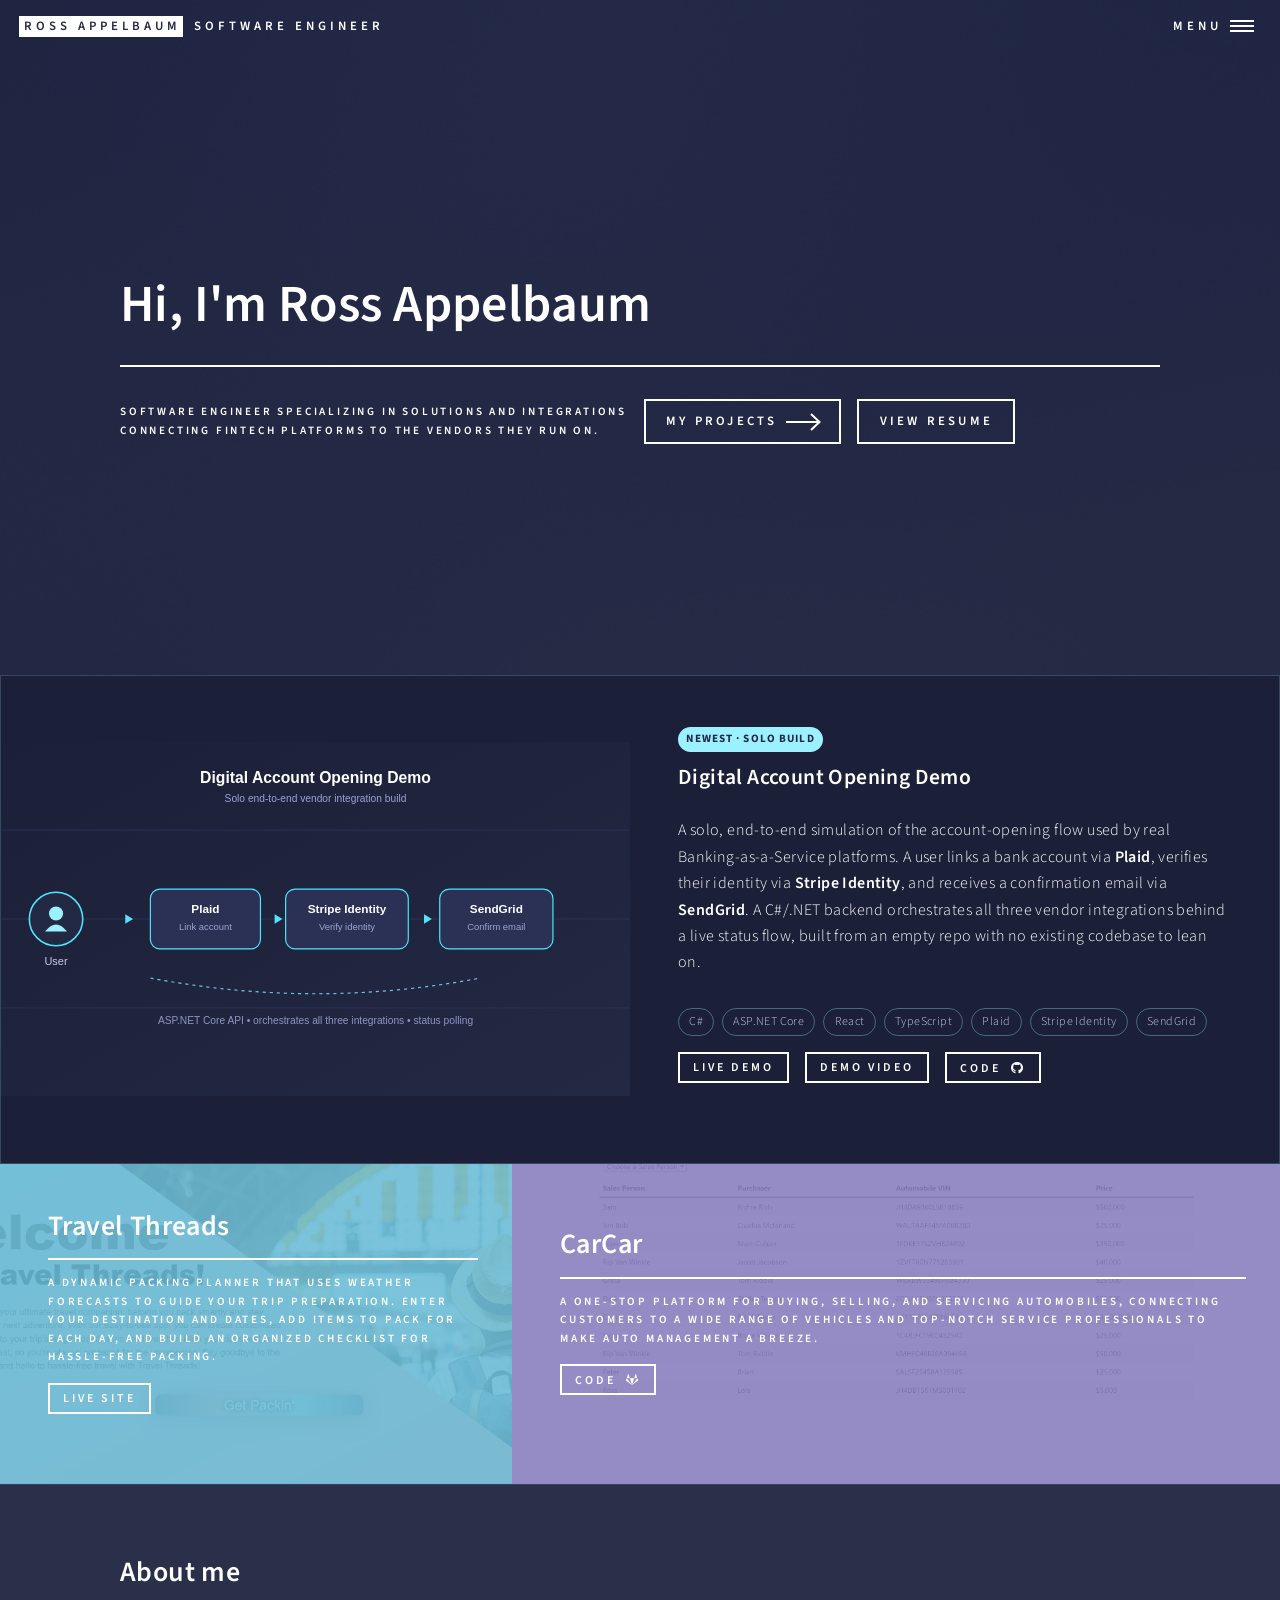
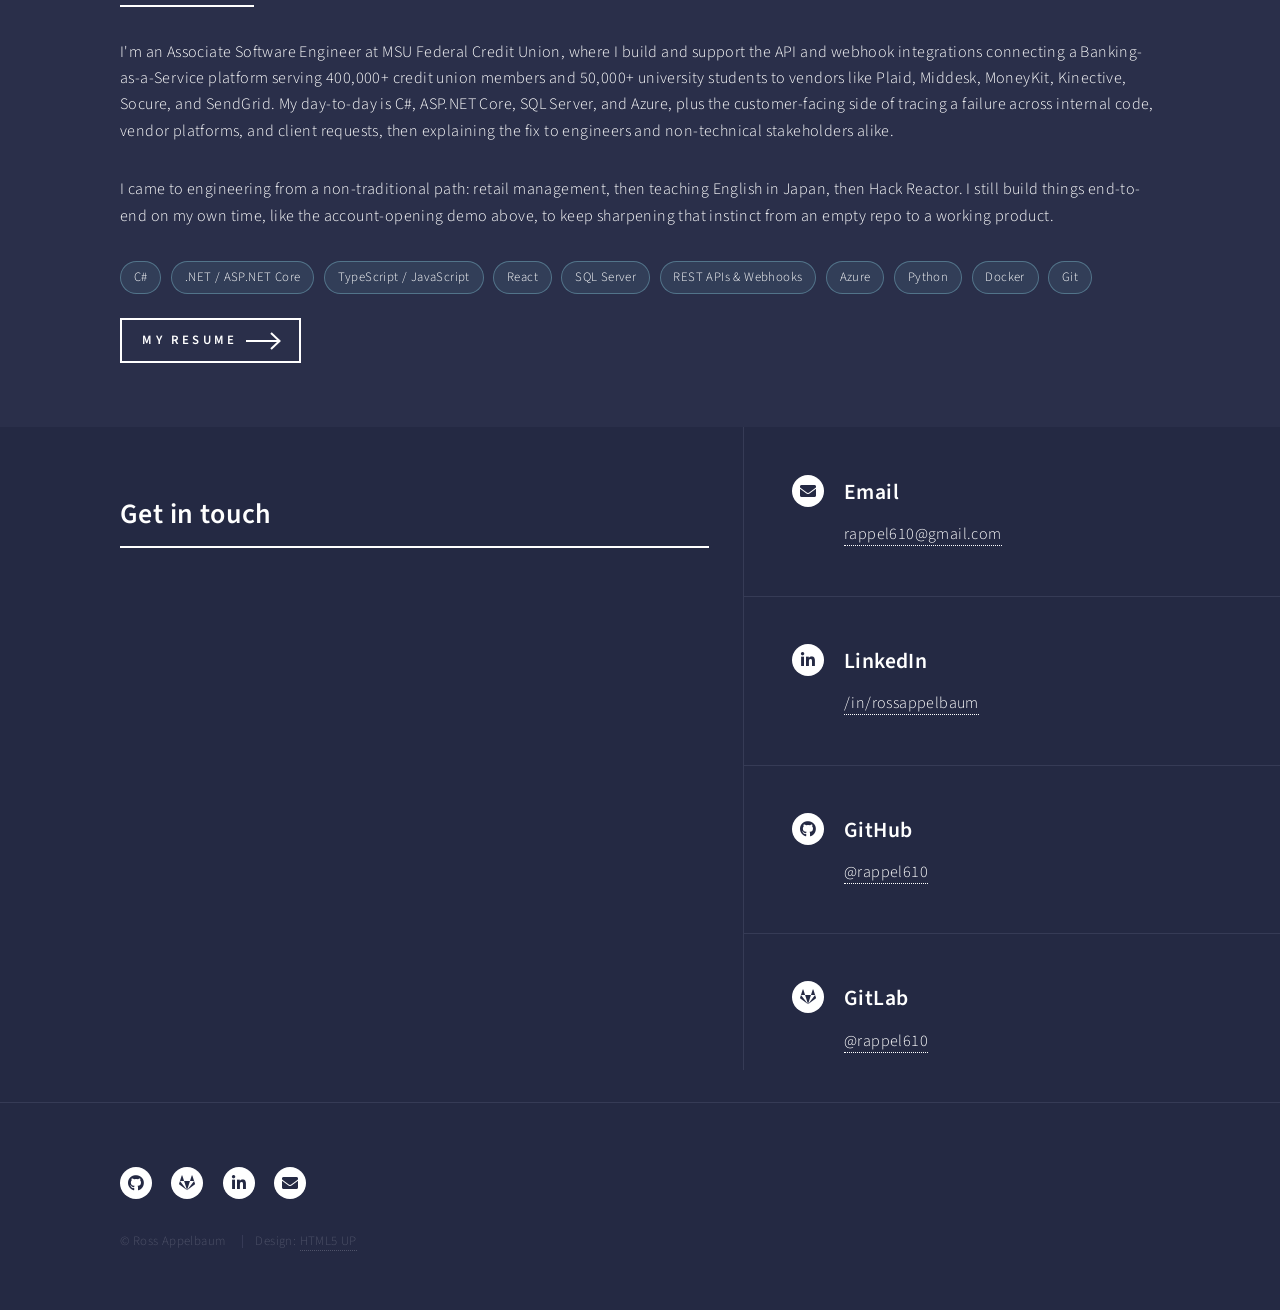
<file: index.html>
<!DOCTYPE HTML>
<!--
	Forty by HTML5 UP (html5up.net | @ajlkn), customized by Ross Appelbaum
-->
<html lang="en">
	<head>
		<title>Ross Appelbaum | Software Engineer, Solutions &amp; Integrations</title>
		<meta charset="utf-8" />
		<meta name="viewport" content="width=device-width, initial-scale=1" />
		<meta name="description" content="Ross Appelbaum is a Software Engineer specializing in solutions and API integrations across fintech and SaaS platforms, with hands-on C#, .NET, React, and full-stack development experience." />
		<link rel="stylesheet" href="assets/css/main.css" />
		<link rel="stylesheet" href="assets/css/custom.css" />
		<noscript><link rel="stylesheet" href="assets/css/noscript.css" /></noscript>
	</head>
	<body class="is-preload">

		<!-- Wrapper -->
			<div id="wrapper">

				<!-- Header -->
					<header id="header" class="alt">
						<a href="index.html" class="logo"><strong>Ross Appelbaum</strong> <span>Software Engineer</span></a>
						<nav>
							<a href="#menu">Menu</a>
						</nav>
					</header>

				<!-- Menu -->
					<nav id="menu">
						<ul class="links">
							<li><a href="index.html">Home</a></li>
							<li><a href="index.html#projects">Projects</a></li>
							<li><a href="index.html#about">About</a></li>
							<li><a href="landing.html">Resume</a></li>
						</ul>
					</nav>

				<!-- Banner -->
					<section id="banner" class="major">
						<div class="inner">
							<header class="major">
								<h1>Hi, I'm Ross Appelbaum</h1>
							</header>
							<div class="content">
								<p>Software Engineer specializing in solutions and integrations<br />
								connecting fintech platforms to the vendors they run on.</p>
								<ul class="actions">
									<li><a href="#projects" class="button next scrolly">My projects</a></li>
									<li><a href="landing.html" class="button">View resume</a></li>
								</ul>
							</div>
						</div>
					</section>

				<!-- Main -->
					<div id="main">

						<!-- Projects -->
							<section id="projects">

								<article class="featured-project">
									<div class="featured-project-media">
										<img src="images/account-opening-demo.svg" alt="Architecture diagram: user onboarding flowing through Plaid, Stripe Identity, and SendGrid, orchestrated by a .NET backend" />
									</div>
									<div class="featured-project-body">
										<span class="tag">Newest &middot; Solo build</span>
										<h3><a href="https://account-opening-demo.vercel.app" target="_blank" rel="noopener">Digital Account Opening Demo</a></h3>
										<p>A solo, end-to-end simulation of the account-opening flow used by real Banking-as-a-Service platforms. A user links a bank account via <strong>Plaid</strong>, verifies their identity via <strong>Stripe Identity</strong>, and receives a confirmation email via <strong>SendGrid</strong>. A C#/.NET backend orchestrates all three vendor integrations behind a live status flow, built from an empty repo with no existing codebase to lean on.</p>
										<ul class="tech-tags">
											<li>C#</li>
											<li>ASP.NET Core</li>
											<li>React</li>
											<li>TypeScript</li>
											<li>Plaid</li>
											<li>Stripe Identity</li>
											<li>SendGrid</li>
										</ul>
										<ul class="actions project-links">
											<li><a href="https://account-opening-demo.vercel.app" class="button small" target="_blank" rel="noopener">Live demo</a></li>
											<li><a href="https://www.loom.com/share/77f9d7dae4f040028c70ca4e279f3c4c" class="button small" target="_blank" rel="noopener">Demo video</a></li>
											<li><a href="https://github.com/rappel610/account-opening-demo" class="button small alt" target="_blank" rel="noopener">Code <span class="icon brands fa-github"></span></a></li>
										</ul>
									</div>
								</article>

								<div class="tiles">

									<article>
										<span class="image">
											<img src="images/Travel_Threads.png" alt="" loading="lazy" />
										</span>
										<header class="major">
											<h3><a href="https://team124532813.gitlab.io/travel-threads/" target="_blank" rel="noopener">Travel Threads</a></h3>
											<p>A dynamic packing planner that uses weather forecasts to guide your trip preparation. Enter your destination and dates, add items to pack for each day, and build an organized checklist for hassle-free packing.</p>
											<ul class="actions project-links">
												<li><a href="https://team124532813.gitlab.io/travel-threads/" class="button small" target="_blank" rel="noopener">Live site</a></li>
											</ul>
										</header>
									</article>

									<article>
										<span class="image">
											<img src="images/CarCar.png" alt="" loading="lazy" />
										</span>
										<header class="major">
											<h3><a href="https://gitlab.com/rappel610/CarCar" target="_blank" rel="noopener">CarCar</a></h3>
											<p>A one-stop platform for buying, selling, and servicing automobiles, connecting customers to a wide range of vehicles and top-notch service professionals to make auto management a breeze.</p>
											<ul class="actions project-links">
												<li><a href="https://gitlab.com/rappel610/CarCar" class="button small alt" target="_blank" rel="noopener">Code <span class="icon brands fa-gitlab"></span></a></li>
											</ul>
										</header>
									</article>

								</div>

							</section>

						<!-- About -->
							<section id="about">
								<div class="inner">
									<header class="major">
										<h2>About me</h2>
									</header>
									<p>I'm an Associate Software Engineer at MSU Federal Credit Union, where I build and support the API and webhook integrations connecting a Banking-as-a-Service platform serving 400,000+ credit union members and 50,000+ university students to vendors like Plaid, Middesk, MoneyKit, Kinective, Socure, and SendGrid. My day-to-day is C#, ASP.NET Core, SQL Server, and Azure, plus the customer-facing side of tracing a failure across internal code, vendor platforms, and client requests, then explaining the fix to engineers and non-technical stakeholders alike.</p>
									<p>I came to engineering from a non-traditional path: retail management, then teaching English in Japan, then Hack Reactor. I still build things end-to-end on my own time, like the account-opening demo above, to keep sharpening that instinct from an empty repo to a working product.</p>
									<ul class="skills">
										<li>C#</li>
										<li>.NET / ASP.NET Core</li>
										<li>TypeScript / JavaScript</li>
										<li>React</li>
										<li>SQL Server</li>
										<li>REST APIs &amp; Webhooks</li>
										<li>Azure</li>
										<li>Python</li>
										<li>Docker</li>
										<li>Git</li>
									</ul>
									<ul class="actions">
										<li><a href="landing.html" class="button next">My Resume</a></li>
									</ul>
								</div>
							</section>

					</div>

				<!-- Contact -->
					<section id="contact">
						<div class="inner">
							<header class="major">
								<h2>Get in touch</h2>
							</header>
							<section class="split contact-cards">
								<section>
									<div class="contact-method">
										<span class="icon solid alt fa-envelope"></span>
										<h3>Email</h3>
										<a href="mailto:rappel610@gmail.com">rappel610@gmail.com</a>
									</div>
								</section>
								<section>
									<div class="contact-method">
										<span class="icon brands alt fa-linkedin-in"></span>
										<h3>LinkedIn</h3>
										<a href="https://www.linkedin.com/in/rossappelbaum/" target="_blank" rel="noopener">/in/rossappelbaum</a>
									</div>
								</section>
								<section>
									<div class="contact-method">
										<span class="icon brands alt fa-github"></span>
										<h3>GitHub</h3>
										<a href="https://github.com/rappel610" target="_blank" rel="noopener">@rappel610</a>
									</div>
								</section>
								<section>
									<div class="contact-method">
										<span class="icon brands alt fa-gitlab"></span>
										<h3>GitLab</h3>
										<a href="https://gitlab.com/rappel610" target="_blank" rel="noopener">@rappel610</a>
									</div>
								</section>
							</section>
						</div>
					</section>

				<!-- Footer -->
					<footer id="footer">
						<div class="inner">
							<ul class="icons">
								<li><a href="https://github.com/rappel610" class="icon brands alt fa-github" target="_blank" rel="noopener"><span class="label">GitHub</span></a></li>
								<li><a href="https://gitlab.com/rappel610" class="icon brands alt fa-gitlab" target="_blank" rel="noopener"><span class="label">GitLab</span></a></li>
								<li><a href="https://www.linkedin.com/in/rossappelbaum/" class="icon brands alt fa-linkedin-in" target="_blank" rel="noopener"><span class="label">LinkedIn</span></a></li>
								<li><a href="mailto:rappel610@gmail.com" class="icon solid alt fa-envelope"><span class="label">Email</span></a></li>
							</ul>
							<ul class="copyright">
								<li>&copy; Ross Appelbaum</li>
								<li>Design: <a href="https://html5up.net">HTML5 UP</a></li>
							</ul>
						</div>
					</footer>

			</div>

		<!-- Scripts -->
			<script src="assets/js/jquery.min.js"></script>
			<script src="assets/js/jquery.scrolly.min.js"></script>
			<script src="assets/js/jquery.scrollex.min.js"></script>
			<script src="assets/js/browser.min.js"></script>
			<script src="assets/js/breakpoints.min.js"></script>
			<script src="assets/js/util.js"></script>
			<script src="assets/js/main.js"></script>

	</body>
</html>
</file>
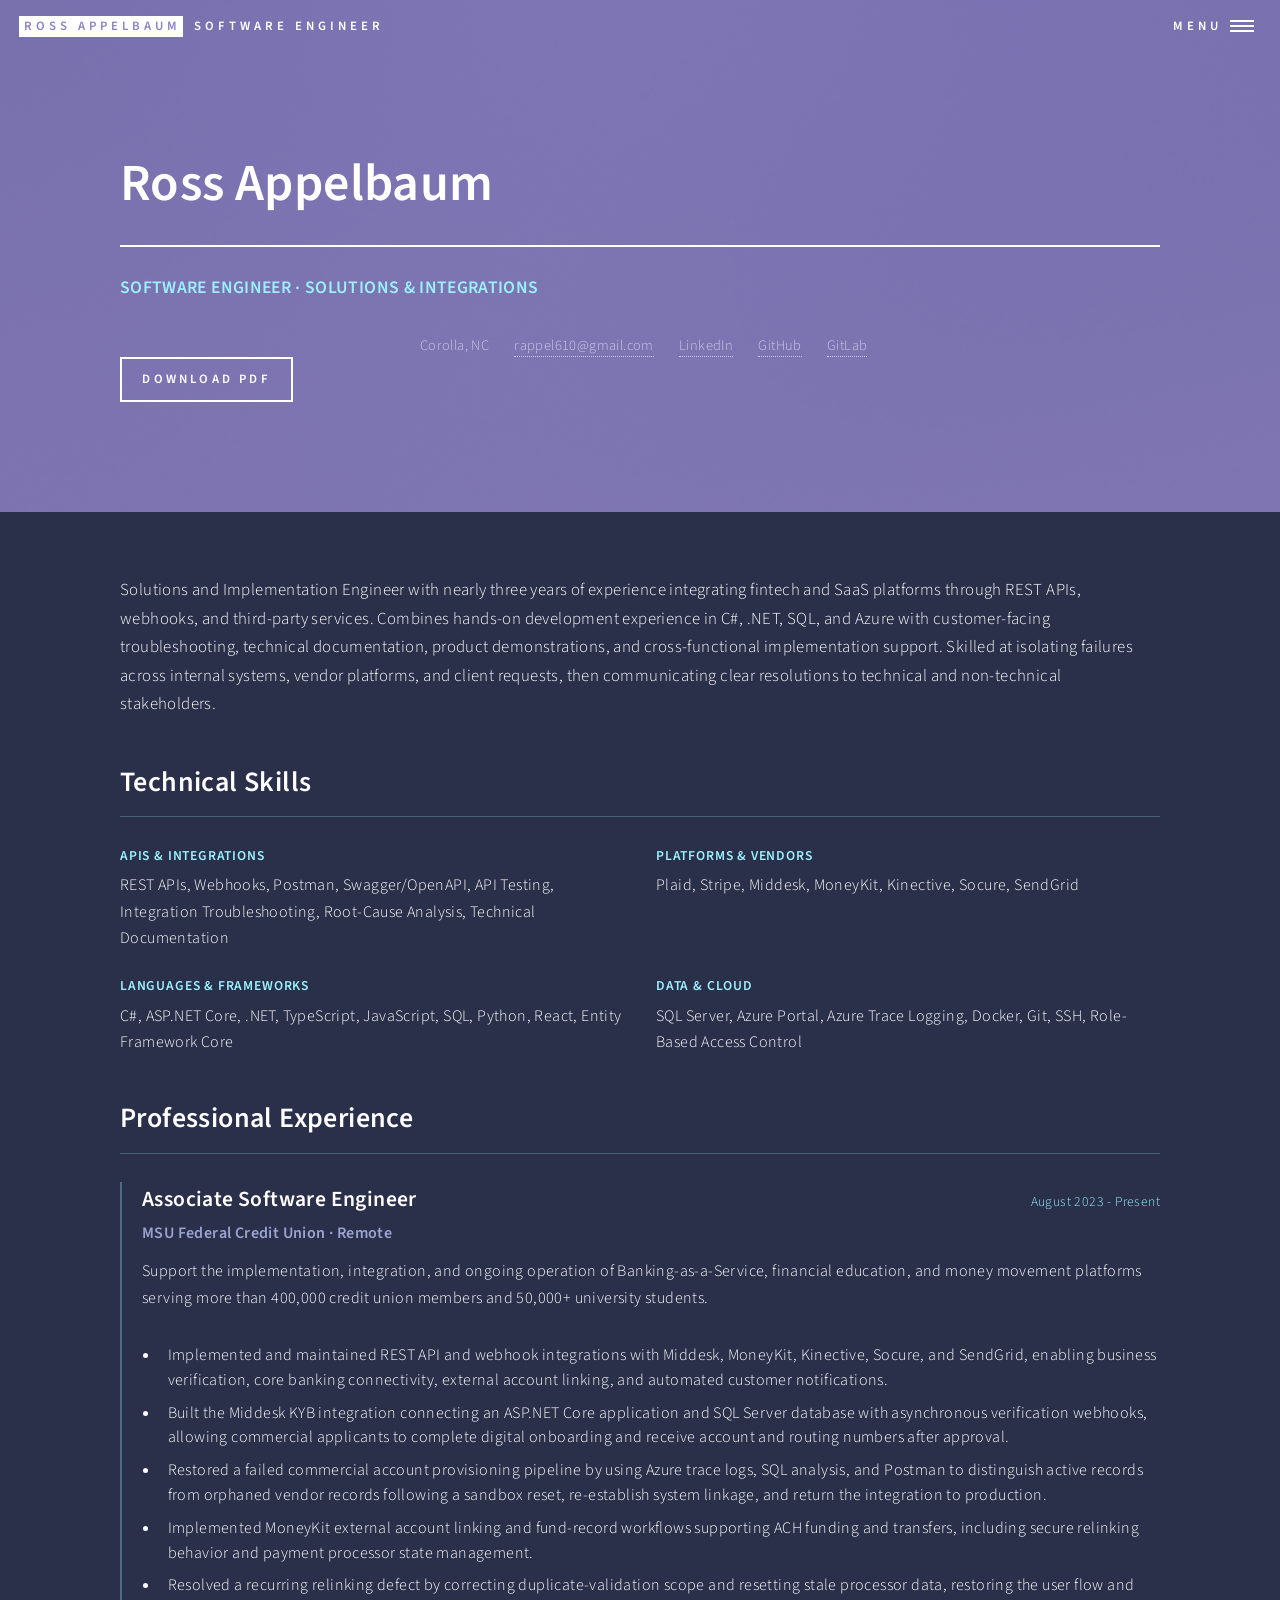
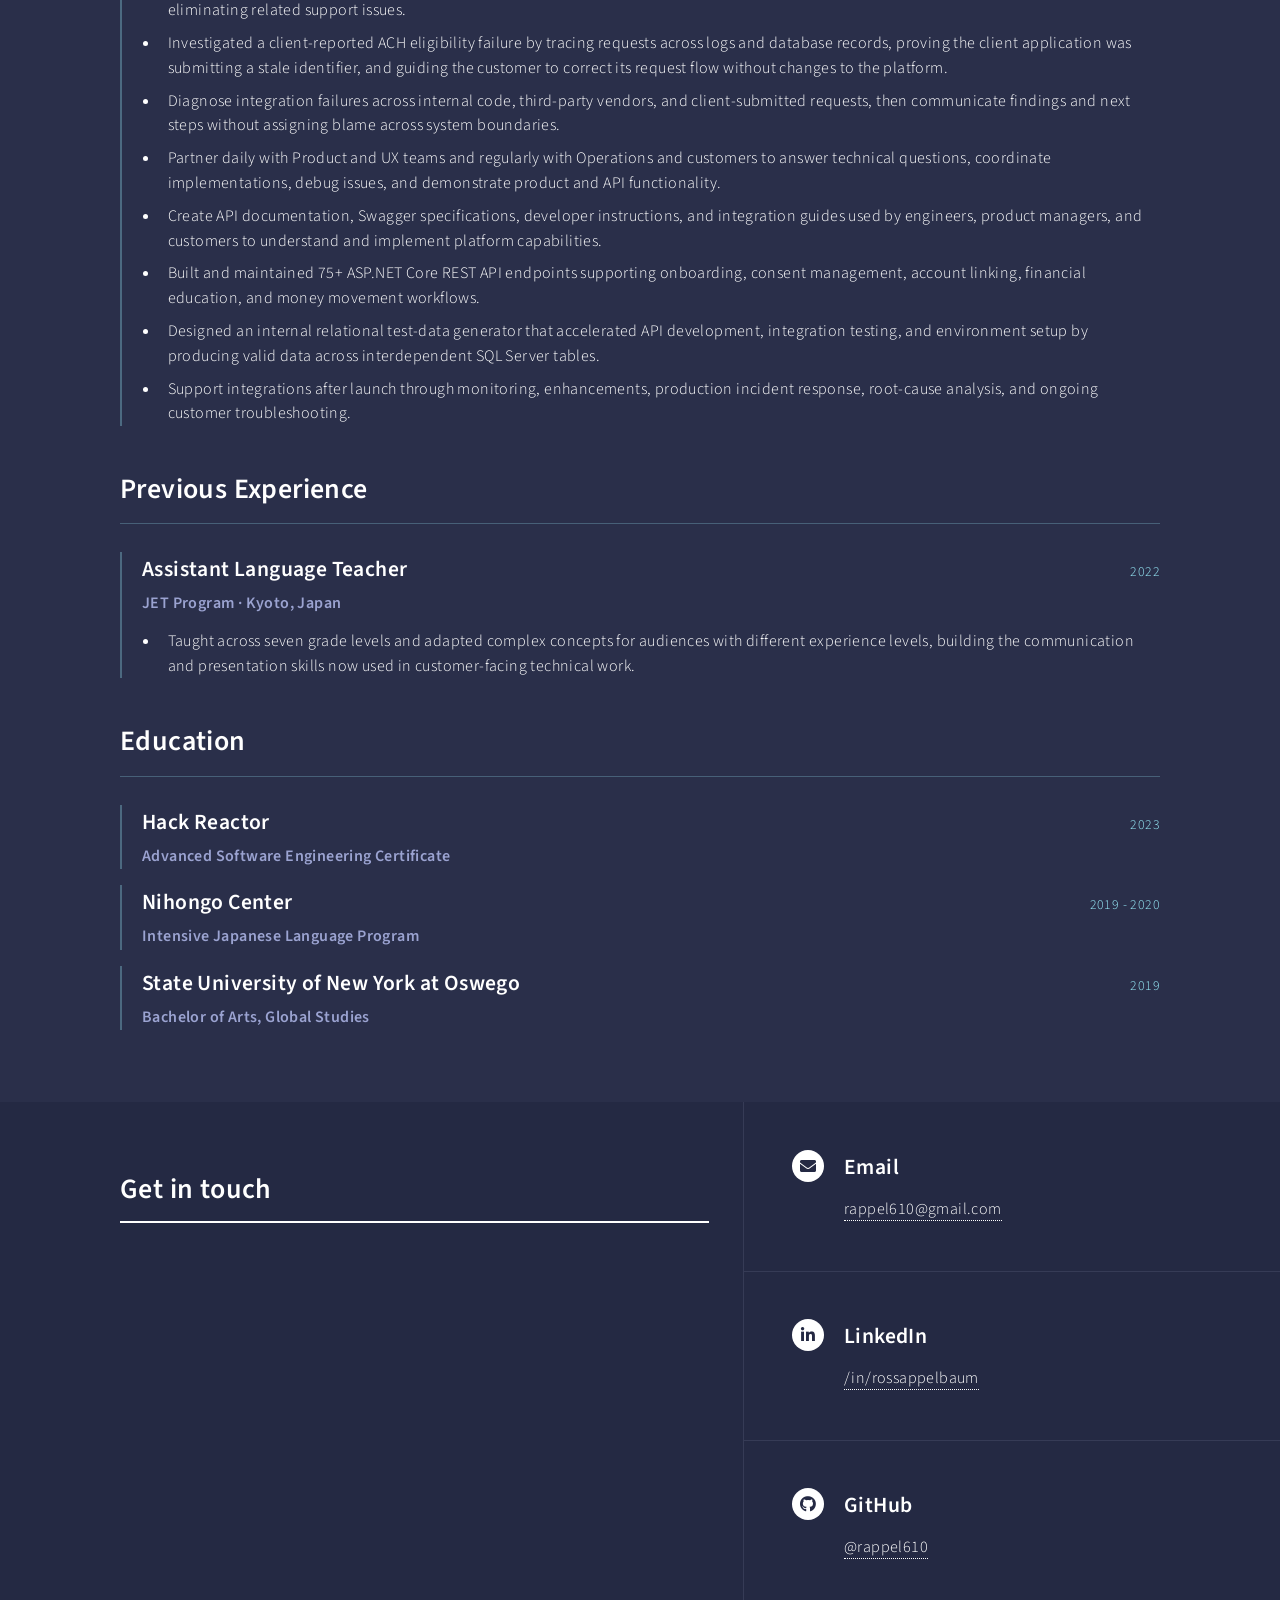
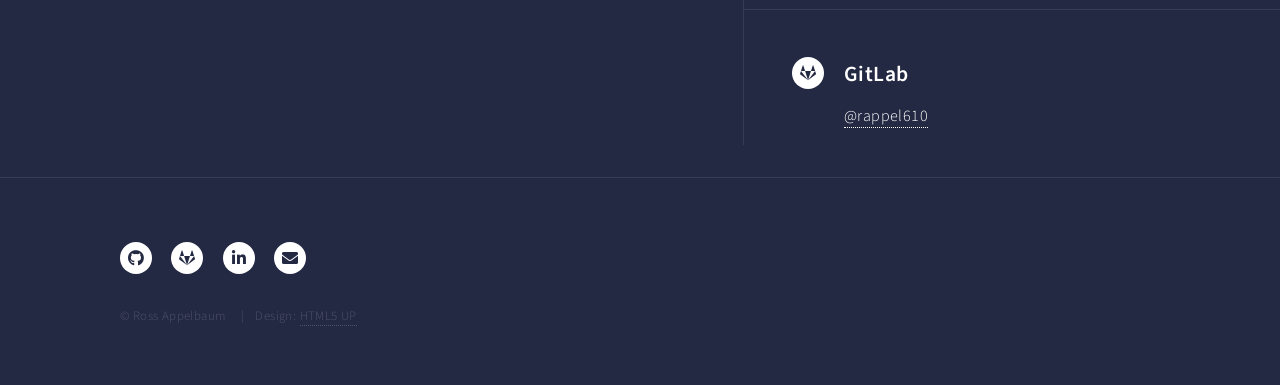
<file: landing.html>
<!DOCTYPE HTML>
<html lang="en">
	<head>
		<title>Ross Appelbaum | Resume</title>
		<meta charset="utf-8" />
		<meta name="viewport" content="width=device-width, initial-scale=1" />
		<meta name="description" content="Resume for Ross Appelbaum, Software Engineer specializing in solutions and API integrations, C#/.NET, and full-stack development." />
		<link rel="stylesheet" href="assets/css/main.css" />
		<link rel="stylesheet" href="assets/css/custom.css" />
		<noscript><link rel="stylesheet" href="assets/css/noscript.css" /></noscript>
	</head>
	<body class="is-preload">

		<div id="wrapper">

			<header id="header" class="alt style2">
				<a href="index.html" class="logo"><strong>Ross Appelbaum</strong> <span>Software Engineer</span></a>
				<nav>
					<a href="#menu">Menu</a>
				</nav>
			</header>

			<nav id="menu">
				<ul class="links">
					<li><a href="index.html">Home</a></li>
					<li><a href="index.html#projects">Projects</a></li>
					<li><a href="index.html#about">About</a></li>
					<li><a href="landing.html">Resume</a></li>
				</ul>
			</nav>

			<section id="banner" class="style2 resume-banner">
				<div class="inner">
					<header class="major">
						<h1>Ross Appelbaum</h1>
						<p class="resume-title">Software Engineer &middot; Solutions &amp; Integrations</p>
					</header>
					<ul class="resume-contact-line">
						<li>Corolla, NC</li>
						<li><a href="mailto:rappel610@gmail.com">rappel610@gmail.com</a></li>
						<li><a href="https://www.linkedin.com/in/rossappelbaum/" target="_blank" rel="noopener">LinkedIn</a></li>
						<li><a href="https://github.com/rappel610" target="_blank" rel="noopener">GitHub</a></li>
						<li><a href="https://gitlab.com/rappel610" target="_blank" rel="noopener">GitLab</a></li>
					</ul>
					<ul class="actions">
						<li><a href="assets/docs/Ross_Appelbaum_Resume.pdf" class="button" download>Download PDF</a></li>
					</ul>
				</div>
			</section>

			<div id="main">

				<section id="resume">
					<div class="inner">

						<div class="resume-section">
							<p class="resume-summary">Solutions and Implementation Engineer with nearly three years of experience integrating fintech and SaaS platforms through REST APIs, webhooks, and third-party services. Combines hands-on development experience in C#, .NET, SQL, and Azure with customer-facing troubleshooting, technical documentation, product demonstrations, and cross-functional implementation support. Skilled at isolating failures across internal systems, vendor platforms, and client requests, then communicating clear resolutions to technical and non-technical stakeholders.</p>
						</div>

						<div class="resume-section">
							<h2>Technical Skills</h2>
							<div class="skills-grid">
								<div>
									<h4>APIs &amp; Integrations</h4>
									<p>REST APIs, Webhooks, Postman, Swagger/OpenAPI, API Testing, Integration Troubleshooting, Root-Cause Analysis, Technical Documentation</p>
								</div>
								<div>
									<h4>Platforms &amp; Vendors</h4>
									<p>Plaid, Stripe, Middesk, MoneyKit, Kinective, Socure, SendGrid</p>
								</div>
								<div>
									<h4>Languages &amp; Frameworks</h4>
									<p>C#, ASP.NET Core, .NET, TypeScript, JavaScript, SQL, Python, React, Entity Framework Core</p>
								</div>
								<div>
									<h4>Data &amp; Cloud</h4>
									<p>SQL Server, Azure Portal, Azure Trace Logging, Docker, Git, SSH, Role-Based Access Control</p>
								</div>
							</div>
						</div>

						<div class="resume-section">
							<h2>Professional Experience</h2>
							<div class="resume-entry">
								<div class="resume-entry-header">
									<h3>Associate Software Engineer</h3>
									<span class="resume-dates">August 2023 - Present</span>
								</div>
								<p class="resume-entry-sub">MSU Federal Credit Union &middot; Remote</p>
								<p>Support the implementation, integration, and ongoing operation of Banking-as-a-Service, financial education, and money movement platforms serving more than 400,000 credit union members and 50,000+ university students.</p>
								<ul>
									<li>Implemented and maintained REST API and webhook integrations with Middesk, MoneyKit, Kinective, Socure, and SendGrid, enabling business verification, core banking connectivity, external account linking, and automated customer notifications.</li>
									<li>Built the Middesk KYB integration connecting an ASP.NET Core application and SQL Server database with asynchronous verification webhooks, allowing commercial applicants to complete digital onboarding and receive account and routing numbers after approval.</li>
									<li>Restored a failed commercial account provisioning pipeline by using Azure trace logs, SQL analysis, and Postman to distinguish active records from orphaned vendor records following a sandbox reset, re-establish system linkage, and return the integration to production.</li>
									<li>Implemented MoneyKit external account linking and fund-record workflows supporting ACH funding and transfers, including secure relinking behavior and payment processor state management.</li>
									<li>Resolved a recurring relinking defect by correcting duplicate-validation scope and resetting stale processor data, restoring the user flow and eliminating related support issues.</li>
									<li>Investigated a client-reported ACH eligibility failure by tracing requests across logs and database records, proving the client application was submitting a stale identifier, and guiding the customer to correct its request flow without changes to the platform.</li>
									<li>Diagnose integration failures across internal code, third-party vendors, and client-submitted requests, then communicate findings and next steps without assigning blame across system boundaries.</li>
									<li>Partner daily with Product and UX teams and regularly with Operations and customers to answer technical questions, coordinate implementations, debug issues, and demonstrate product and API functionality.</li>
									<li>Create API documentation, Swagger specifications, developer instructions, and integration guides used by engineers, product managers, and customers to understand and implement platform capabilities.</li>
									<li>Built and maintained 75+ ASP.NET Core REST API endpoints supporting onboarding, consent management, account linking, financial education, and money movement workflows.</li>
									<li>Designed an internal relational test-data generator that accelerated API development, integration testing, and environment setup by producing valid data across interdependent SQL Server tables.</li>
									<li>Support integrations after launch through monitoring, enhancements, production incident response, root-cause analysis, and ongoing customer troubleshooting.</li>
								</ul>
							</div>
						</div>

						<div class="resume-section">
							<h2>Previous Experience</h2>
							<div class="resume-entry">
								<div class="resume-entry-header">
									<h3>Assistant Language Teacher</h3>
									<span class="resume-dates">2022</span>
								</div>
								<p class="resume-entry-sub">JET Program &middot; Kyoto, Japan</p>
								<ul>
									<li>Taught across seven grade levels and adapted complex concepts for audiences with different experience levels, building the communication and presentation skills now used in customer-facing technical work.</li>
								</ul>
							</div>
						</div>

						<div class="resume-section">
							<h2>Education</h2>
							<div class="resume-entry compact">
								<div class="resume-entry-header">
									<h3>Hack Reactor</h3>
									<span class="resume-dates">2023</span>
								</div>
								<p class="resume-entry-sub">Advanced Software Engineering Certificate</p>
							</div>
							<div class="resume-entry compact">
								<div class="resume-entry-header">
									<h3>Nihongo Center</h3>
									<span class="resume-dates">2019 - 2020</span>
								</div>
								<p class="resume-entry-sub">Intensive Japanese Language Program</p>
							</div>
							<div class="resume-entry compact">
								<div class="resume-entry-header">
									<h3>State University of New York at Oswego</h3>
									<span class="resume-dates">2019</span>
								</div>
								<p class="resume-entry-sub">Bachelor of Arts, Global Studies</p>
							</div>
						</div>

					</div>
				</section>

			</div>

			<section id="contact">
				<div class="inner">
					<header class="major">
						<h2>Get in touch</h2>
					</header>
					<section class="split contact-cards">
						<section>
							<div class="contact-method">
								<span class="icon solid alt fa-envelope"></span>
								<h3>Email</h3>
								<a href="mailto:rappel610@gmail.com">rappel610@gmail.com</a>
							</div>
						</section>
						<section>
							<div class="contact-method">
								<span class="icon brands alt fa-linkedin-in"></span>
								<h3>LinkedIn</h3>
								<a href="https://www.linkedin.com/in/rossappelbaum/" target="_blank" rel="noopener">/in/rossappelbaum</a>
							</div>
						</section>
						<section>
							<div class="contact-method">
								<span class="icon brands alt fa-github"></span>
								<h3>GitHub</h3>
								<a href="https://github.com/rappel610" target="_blank" rel="noopener">@rappel610</a>
							</div>
						</section>
						<section>
							<div class="contact-method">
								<span class="icon brands alt fa-gitlab"></span>
								<h3>GitLab</h3>
								<a href="https://gitlab.com/rappel610" target="_blank" rel="noopener">@rappel610</a>
							</div>
						</section>
					</section>
				</div>
			</section>

			<!-- Footer -->
				<footer id="footer">
					<div class="inner">
						<ul class="icons">
							<li><a href="https://github.com/rappel610" class="icon brands alt fa-github" target="_blank" rel="noopener"><span class="label">GitHub</span></a></li>
							<li><a href="https://gitlab.com/rappel610" class="icon brands alt fa-gitlab" target="_blank" rel="noopener"><span class="label">GitLab</span></a></li>
							<li><a href="https://www.linkedin.com/in/rossappelbaum/" class="icon brands alt fa-linkedin-in" target="_blank" rel="noopener"><span class="label">LinkedIn</span></a></li>
							<li><a href="mailto:rappel610@gmail.com" class="icon solid alt fa-envelope"><span class="label">Email</span></a></li>
						</ul>
						<ul class="copyright">
							<li>&copy; Ross Appelbaum</li>
							<li>Design: <a href="https://html5up.net">HTML5 UP</a></li>
						</ul>
					</div>
				</footer>

		</div>

		<!-- Scripts -->
			<script src="assets/js/jquery.min.js"></script>
			<script src="assets/js/jquery.scrolly.min.js"></script>
			<script src="assets/js/jquery.scrollex.min.js"></script>
			<script src="assets/js/browser.min.js"></script>
			<script src="assets/js/breakpoints.min.js"></script>
			<script src="assets/js/util.js"></script>
			<script src="assets/js/main.js"></script>

	</body>
</html>
</file>
<file: assets/css/custom.css>
/*
	Custom overrides on top of the Forty template.
	Palette follows the template's existing navy/cyan theme
	(#242943 navy, #9bf1ff / #53e3fb cyan).
*/

/* Responsive images everywhere, no layout blowouts */
#projects img,
#resume img {
	max-width: 100%;
	height: auto;
	display: block;
}

/* ---------- Featured project card ---------- */
/* Deliberately kept out of .tiles: that layout renders its image as a
   fixed-height cropped background via JS and clips overflow, which cut
   off buttons on tall/content-heavy cards at small viewports. */

.featured-project {
	display: flex;
	flex-wrap: wrap;
	align-items: stretch;
	background: #1b1f38;
	border: 1px solid rgba(155, 241, 255, 0.2);
	margin-bottom: 0.5px; /* avoids a hairline gap above the tiles row */
}

.featured-project-media {
	flex: 1 1 360px;
	display: flex;
	align-items: center;
	background: #1b1f38;
}

.featured-project-media img {
	width: 100%;
	height: auto;
	display: block;
}

.featured-project-body {
	flex: 1 1 380px;
	padding: 3em;
}

@media screen and (max-width: 736px) {
	.featured-project {
		flex-direction: column;
	}

	.featured-project-body {
		padding: 2em 1.5em;
	}
}

/* ---------- Projects / tiles ---------- */

.tag {
	display: inline-block;
	font-size: 0.7rem;
	letter-spacing: 0.1em;
	text-transform: uppercase;
	color: #242943;
	background: #9bf1ff;
	padding: 0.3em 0.75em;
	border-radius: 999px;
	margin-bottom: 0.75em;
	font-weight: 700;
}

ul.tech-tags {
	list-style: none;
	display: flex;
	flex-wrap: wrap;
	gap: 0.5em;
	margin: 0.75em 0 1em 0;
	padding: 0;
}

ul.tech-tags li {
	font-size: 0.75rem;
	color: #c7cbe8;
	border: 1px solid rgba(155, 241, 255, 0.35);
	border-radius: 999px;
	padding: 0.25em 0.85em;
}

ul.actions.project-links {
	margin-top: 1em;
}

ul.actions.project-links .button.small {
	font-size: 0.75rem;
	height: 2.6em;
	line-height: 2.6em;
	padding: 0 1.25em;
}

ul.actions.project-links .button.small .icon {
	margin-left: 0.4em;
}

#projects.tiles > article {
	transition: transform 0.3s ease;
}

#projects.tiles > article:hover {
	transform: translateY(-4px);
}

/* ---------- About / skills ---------- */

ul.skills {
	list-style: none;
	display: flex;
	flex-wrap: wrap;
	gap: 0.6em;
	padding: 0;
	margin: 1.5em 0;
}

ul.skills li {
	background: rgba(155, 241, 255, 0.08);
	border: 1px solid rgba(155, 241, 255, 0.3);
	color: #ffffff;
	font-size: 0.8rem;
	padding: 0.4em 1em;
	border-radius: 999px;
}

/* ---------- Contact cards ---------- */

.contact-cards .contact-method a {
	word-break: break-word;
}

/* ---------- Resume page ---------- */

.resume-banner .resume-title {
	color: #9bf1ff;
	font-size: 1.1rem;
	letter-spacing: 0.02em;
	margin-top: 0.5em;
}

ul.resume-contact-line {
	list-style: none;
	display: flex;
	flex-wrap: wrap;
	justify-content: center;
	gap: 0.5em 1.25em;
	padding: 0;
	margin: 1.25em 0 0 0;
	font-size: 0.9rem;
}

ul.resume-contact-line li {
	color: #c7cbe8;
}

.resume-section {
	margin-bottom: 2.5em;
}

.resume-section > h2 {
	border-bottom: 1px solid rgba(155, 241, 255, 0.25);
	padding-bottom: 0.4em;
	margin-bottom: 1em;
}

.resume-summary {
	font-size: 1.05rem;
	line-height: 1.7;
}

.skills-grid {
	display: grid;
	grid-template-columns: repeat(2, 1fr);
	gap: 1.5em 2em;
}

.skills-grid h4 {
	color: #9bf1ff;
	margin-bottom: 0.35em;
	font-size: 0.85rem;
	text-transform: uppercase;
	letter-spacing: 0.06em;
}

.skills-grid p {
	margin: 0;
}

.resume-entry {
	margin-bottom: 1.75em;
	padding-left: 1.25em;
	border-left: 2px solid rgba(155, 241, 255, 0.3);
}

.resume-entry.compact {
	margin-bottom: 1em;
}

.resume-entry-header {
	display: flex;
	flex-wrap: wrap;
	align-items: baseline;
	justify-content: space-between;
	gap: 0.5em;
}

.resume-entry-header h3 {
	margin: 0;
}

.resume-dates {
	color: #9bf1ff;
	font-size: 0.85rem;
	white-space: nowrap;
}

.resume-entry-sub {
	color: #9ba3d1;
	font-weight: 600;
	margin: 0.15em 0 0.75em 0;
}

.resume-entry ul {
	margin: 0;
	padding-left: 1.1em;
}

.resume-entry ul li {
	margin-bottom: 0.5em;
	line-height: 1.55;
}

/* ---------- Responsive tightening ---------- */

@media screen and (max-width: 736px) {
	.skills-grid {
		grid-template-columns: 1fr;
	}

	ul.actions.project-links {
		flex-direction: column;
	}

	ul.actions.project-links li {
		width: 100%;
	}

	ul.actions.project-links .button.small {
		width: 100%;
		text-align: center;
	}

	.resume-entry-header {
		flex-direction: column;
		gap: 0.15em;
	}
}

@media screen and (max-width: 480px) {
	ul.resume-contact-line {
		flex-direction: column;
		align-items: center;
		gap: 0.4em;
	}

	.tag {
		font-size: 0.65rem;
	}

	#banner ul.actions,
	#about ul.actions {
		flex-direction: column;
		margin-left: 0;
		width: 100%;
	}

	#banner ul.actions li,
	#about ul.actions li {
		padding: 0.6em 0 0 0;
		width: 100%;
	}

	#banner ul.actions li:first-child,
	#about ul.actions li:first-child {
		padding-top: 0;
	}

	#banner ul.actions .button,
	#about ul.actions .button {
		width: 100%;
	}
}
</file>
<file: assets/css/noscript.css>
/*
	Forty by HTML5 UP
	html5up.net | @ajlkn
	Free for personal and commercial use under the CCA 3.0 license (html5up.net/license)
*/

/* Banner */

	body.is-preload #banner:after {
		opacity: 0.85;
	}

	body.is-preload #banner > .inner {
		-moz-filter: none;
		-webkit-filter: none;
		-ms-filter: none;
		filter: none;
		-moz-transform: none;
		-webkit-transform: none;
		-ms-transform: none;
		transform: none;
		opacity: 1;
	}
</file>
<file: assets/css/main.css>
@import url(fontawesome-all.min.css);
@import url("https://fonts.googleapis.com/css?family=Source+Sans+Pro:300,300italic,600,600italic");

/*
	Forty by HTML5 UP
	html5up.net | @ajlkn
	Free for personal and commercial use under the CCA 3.0 license (html5up.net/license)
*/

html, body, div, span, applet, object,
iframe, h1, h2, h3, h4, h5, h6, p, blockquote,
pre, a, abbr, acronym, address, big, cite,
code, del, dfn, em, img, ins, kbd, q, s, samp,
small, strike, strong, sub, sup, tt, var, b,
u, i, center, dl, dt, dd, ol, ul, li, fieldset,
form, label, legend, table, caption, tbody,
tfoot, thead, tr, th, td, article, aside,
canvas, details, embed, figure, figcaption,
footer, header, hgroup, menu, nav, output, ruby,
section, summary, time, mark, audio, video {
	margin: 0;
	padding: 0;
	border: 0;
	font-size: 100%;
	font: inherit;
	vertical-align: baseline;}

article, aside, details, figcaption, figure,
footer, header, hgroup, menu, nav, section {
	display: block;}

body {
	line-height: 1;
}

ol, ul {
	list-style: none;
}

blockquote, q {
	quotes: none;
}

	blockquote:before, blockquote:after, q:before, q:after {
		content: '';
		content: none;
	}

table {
	border-collapse: collapse;
	border-spacing: 0;
}

body {
	-webkit-text-size-adjust: none;
}

mark {
	background-color: transparent;
	color: inherit;
}

input::-moz-focus-inner {
	border: 0;
	padding: 0;
}

input, select, textarea {
	-moz-appearance: none;
	-webkit-appearance: none;
	-ms-appearance: none;
	appearance: none;
}

/* Basic */

	@-ms-viewport {
		width: device-width;
	}

	body {
		-ms-overflow-style: scrollbar;
	}

	@media screen and (max-width: 480px) {

		html, body {
			min-width: 320px;
		}

	}

	html {
		box-sizing: border-box;
	}

	*, *:before, *:after {
		box-sizing: inherit;
	}

	body {
		background: #242943;
	}

		body.is-preload *, body.is-preload *:before, body.is-preload *:after {
			-moz-animation: none !important;
			-webkit-animation: none !important;
			-ms-animation: none !important;
			animation: none !important;
			-moz-transition: none !important;
			-webkit-transition: none !important;
			-ms-transition: none !important;
			transition: none !important;
		}

/* Type */

	body, input, select, textarea {
		color: #ffffff;
		font-family: "Source Sans Pro", Helvetica, sans-serif;
		font-size: 17pt;
		font-weight: 300;
		letter-spacing: 0.025em;
		line-height: 1.65;
	}

		@media screen and (max-width: 1680px) {

			body, input, select, textarea {
				font-size: 14pt;
			}

		}

		@media screen and (max-width: 1280px) {

			body, input, select, textarea {
				font-size: 12pt;
			}

		}

		@media screen and (max-width: 360px) {

			body, input, select, textarea {
				font-size: 11pt;
			}

		}

	a {
		-moz-transition: color 0.2s ease-in-out, border-bottom-color 0.2s ease-in-out;
		-webkit-transition: color 0.2s ease-in-out, border-bottom-color 0.2s ease-in-out;
		-ms-transition: color 0.2s ease-in-out, border-bottom-color 0.2s ease-in-out;
		transition: color 0.2s ease-in-out, border-bottom-color 0.2s ease-in-out;
		border-bottom: dotted 1px;
		color: inherit;
		text-decoration: none;
	}

		a:hover {
			border-bottom-color: transparent;
			color: #9bf1ff !important;
		}

		a:active {
			color: #53e3fb !important;
		}

	strong, b {
		color: #ffffff;
		font-weight: 600;
	}

	em, i {
		font-style: italic;
	}

	p {
		margin: 0 0 2em 0;
	}

	h1, h2, h3, h4, h5, h6 {
		color: #ffffff;
		font-weight: 600;
		line-height: 1.65;
		margin: 0 0 1em 0;
	}

		h1 a, h2 a, h3 a, h4 a, h5 a, h6 a {
			color: inherit;
			border-bottom: 0;
		}

	h1 {
		font-size: 2.5em;
	}

	h2 {
		font-size: 1.75em;
	}

	h3 {
		font-size: 1.35em;
	}

	h4 {
		font-size: 1.1em;
	}

	h5 {
		font-size: 0.9em;
	}

	h6 {
		font-size: 0.7em;
	}

	@media screen and (max-width: 736px) {

		h1 {
			font-size: 2em;
		}

		h2 {
			font-size: 1.5em;
		}

		h3 {
			font-size: 1.25em;
		}

	}

	sub {
		font-size: 0.8em;
		position: relative;
		top: 0.5em;
	}

	sup {
		font-size: 0.8em;
		position: relative;
		top: -0.5em;
	}

	blockquote {
		border-left: solid 4px rgba(212, 212, 255, 0.1);
		font-style: italic;
		margin: 0 0 2em 0;
		padding: 0.5em 0 0.5em 2em;
	}

	code {
		background: rgba(212, 212, 255, 0.035);
		font-family: "Courier New", monospace;
		font-size: 0.9em;
		margin: 0 0.25em;
		padding: 0.25em 0.65em;
	}

	pre {
		-webkit-overflow-scrolling: touch;
		font-family: "Courier New", monospace;
		font-size: 0.9em;
		margin: 0 0 2em 0;
	}

		pre code {
			display: block;
			line-height: 1.75;
			padding: 1em 1.5em;
			overflow-x: auto;
		}

	hr {
		border: 0;
		border-bottom: solid 1px rgba(212, 212, 255, 0.1);
		margin: 2em 0;
	}

		hr.major {
			margin: 3em 0;
		}

	.align-left {
		text-align: left;
	}

	.align-center {
		text-align: center;
	}

	.align-right {
		text-align: right;
	}

/* Row */

	.row {
		display: flex;
		flex-wrap: wrap;
		box-sizing: border-box;
		align-items: stretch;
	}

		.row > * {
			box-sizing: border-box;
		}

		.row.gtr-uniform > * > :last-child {
			margin-bottom: 0;
		}

		.row.aln-left {
			justify-content: flex-start;
		}

		.row.aln-center {
			justify-content: center;
		}

		.row.aln-right {
			justify-content: flex-end;
		}

		.row.aln-top {
			align-items: flex-start;
		}

		.row.aln-middle {
			align-items: center;
		}

		.row.aln-bottom {
			align-items: flex-end;
		}

		.row > .imp {
			order: -1;
		}

		.row > .col-1 {
			width: 8.33333%;
		}

		.row > .off-1 {
			margin-left: 8.33333%;
		}

		.row > .col-2 {
			width: 16.66667%;
		}

		.row > .off-2 {
			margin-left: 16.66667%;
		}

		.row > .col-3 {
			width: 25%;
		}

		.row > .off-3 {
			margin-left: 25%;
		}

		.row > .col-4 {
			width: 33.33333%;
		}

		.row > .off-4 {
			margin-left: 33.33333%;
		}

		.row > .col-5 {
			width: 41.66667%;
		}

		.row > .off-5 {
			margin-left: 41.66667%;
		}

		.row > .col-6 {
			width: 50%;
		}

		.row > .off-6 {
			margin-left: 50%;
		}

		.row > .col-7 {
			width: 58.33333%;
		}

		.row > .off-7 {
			margin-left: 58.33333%;
		}

		.row > .col-8 {
			width: 66.66667%;
		}

		.row > .off-8 {
			margin-left: 66.66667%;
		}

		.row > .col-9 {
			width: 75%;
		}

		.row > .off-9 {
			margin-left: 75%;
		}

		.row > .col-10 {
			width: 83.33333%;
		}

		.row > .off-10 {
			margin-left: 83.33333%;
		}

		.row > .col-11 {
			width: 91.66667%;
		}

		.row > .off-11 {
			margin-left: 91.66667%;
		}

		.row > .col-12 {
			width: 100%;
		}

		.row > .off-12 {
			margin-left: 100%;
		}

		.row.gtr-0 {
			margin-top: 0;
			margin-left: 0em;
		}

			.row.gtr-0 > * {
				padding: 0 0 0 0em;
			}

			.row.gtr-0.gtr-uniform {
				margin-top: 0em;
			}

				.row.gtr-0.gtr-uniform > * {
					padding-top: 0em;
				}

		.row.gtr-25 {
			margin-top: 0;
			margin-left: -0.5em;
		}

			.row.gtr-25 > * {
				padding: 0 0 0 0.5em;
			}

			.row.gtr-25.gtr-uniform {
				margin-top: -0.5em;
			}

				.row.gtr-25.gtr-uniform > * {
					padding-top: 0.5em;
				}

		.row.gtr-50 {
			margin-top: 0;
			margin-left: -1em;
		}

			.row.gtr-50 > * {
				padding: 0 0 0 1em;
			}

			.row.gtr-50.gtr-uniform {
				margin-top: -1em;
			}

				.row.gtr-50.gtr-uniform > * {
					padding-top: 1em;
				}

		.row {
			margin-top: 0;
			margin-left: -2em;
		}

			.row > * {
				padding: 0 0 0 2em;
			}

			.row.gtr-uniform {
				margin-top: -2em;
			}

				.row.gtr-uniform > * {
					padding-top: 2em;
				}

		.row.gtr-150 {
			margin-top: 0;
			margin-left: -3em;
		}

			.row.gtr-150 > * {
				padding: 0 0 0 3em;
			}

			.row.gtr-150.gtr-uniform {
				margin-top: -3em;
			}

				.row.gtr-150.gtr-uniform > * {
					padding-top: 3em;
				}

		.row.gtr-200 {
			margin-top: 0;
			margin-left: -4em;
		}

			.row.gtr-200 > * {
				padding: 0 0 0 4em;
			}

			.row.gtr-200.gtr-uniform {
				margin-top: -4em;
			}

				.row.gtr-200.gtr-uniform > * {
					padding-top: 4em;
				}

		@media screen and (max-width: 1680px) {

			.row {
				display: flex;
				flex-wrap: wrap;
				box-sizing: border-box;
				align-items: stretch;
			}

				.row > * {
					box-sizing: border-box;
				}

				.row.gtr-uniform > * > :last-child {
					margin-bottom: 0;
				}

				.row.aln-left {
					justify-content: flex-start;
				}

				.row.aln-center {
					justify-content: center;
				}

				.row.aln-right {
					justify-content: flex-end;
				}

				.row.aln-top {
					align-items: flex-start;
				}

				.row.aln-middle {
					align-items: center;
				}

				.row.aln-bottom {
					align-items: flex-end;
				}

				.row > .imp-xlarge {
					order: -1;
				}

				.row > .col-1-xlarge {
					width: 8.33333%;
				}

				.row > .off-1-xlarge {
					margin-left: 8.33333%;
				}

				.row > .col-2-xlarge {
					width: 16.66667%;
				}

				.row > .off-2-xlarge {
					margin-left: 16.66667%;
				}

				.row > .col-3-xlarge {
					width: 25%;
				}

				.row > .off-3-xlarge {
					margin-left: 25%;
				}

				.row > .col-4-xlarge {
					width: 33.33333%;
				}

				.row > .off-4-xlarge {
					margin-left: 33.33333%;
				}

				.row > .col-5-xlarge {
					width: 41.66667%;
				}

				.row > .off-5-xlarge {
					margin-left: 41.66667%;
				}

				.row > .col-6-xlarge {
					width: 50%;
				}

				.row > .off-6-xlarge {
					margin-left: 50%;
				}

				.row > .col-7-xlarge {
					width: 58.33333%;
				}

				.row > .off-7-xlarge {
					margin-left: 58.33333%;
				}

				.row > .col-8-xlarge {
					width: 66.66667%;
				}

				.row > .off-8-xlarge {
					margin-left: 66.66667%;
				}

				.row > .col-9-xlarge {
					width: 75%;
				}

				.row > .off-9-xlarge {
					margin-left: 75%;
				}

				.row > .col-10-xlarge {
					width: 83.33333%;
				}

				.row > .off-10-xlarge {
					margin-left: 83.33333%;
				}

				.row > .col-11-xlarge {
					width: 91.66667%;
				}

				.row > .off-11-xlarge {
					margin-left: 91.66667%;
				}

				.row > .col-12-xlarge {
					width: 100%;
				}

				.row > .off-12-xlarge {
					margin-left: 100%;
				}

				.row.gtr-0 {
					margin-top: 0;
					margin-left: 0em;
				}

					.row.gtr-0 > * {
						padding: 0 0 0 0em;
					}

					.row.gtr-0.gtr-uniform {
						margin-top: 0em;
					}

						.row.gtr-0.gtr-uniform > * {
							padding-top: 0em;
						}

				.row.gtr-25 {
					margin-top: 0;
					margin-left: -0.5em;
				}

					.row.gtr-25 > * {
						padding: 0 0 0 0.5em;
					}

					.row.gtr-25.gtr-uniform {
						margin-top: -0.5em;
					}

						.row.gtr-25.gtr-uniform > * {
							padding-top: 0.5em;
						}

				.row.gtr-50 {
					margin-top: 0;
					margin-left: -1em;
				}

					.row.gtr-50 > * {
						padding: 0 0 0 1em;
					}

					.row.gtr-50.gtr-uniform {
						margin-top: -1em;
					}

						.row.gtr-50.gtr-uniform > * {
							padding-top: 1em;
						}

				.row {
					margin-top: 0;
					margin-left: -2em;
				}

					.row > * {
						padding: 0 0 0 2em;
					}

					.row.gtr-uniform {
						margin-top: -2em;
					}

						.row.gtr-uniform > * {
							padding-top: 2em;
						}

				.row.gtr-150 {
					margin-top: 0;
					margin-left: -3em;
				}

					.row.gtr-150 > * {
						padding: 0 0 0 3em;
					}

					.row.gtr-150.gtr-uniform {
						margin-top: -3em;
					}

						.row.gtr-150.gtr-uniform > * {
							padding-top: 3em;
						}

				.row.gtr-200 {
					margin-top: 0;
					margin-left: -4em;
				}

					.row.gtr-200 > * {
						padding: 0 0 0 4em;
					}

					.row.gtr-200.gtr-uniform {
						margin-top: -4em;
					}

						.row.gtr-200.gtr-uniform > * {
							padding-top: 4em;
						}

		}

		@media screen and (max-width: 1280px) {

			.row {
				display: flex;
				flex-wrap: wrap;
				box-sizing: border-box;
				align-items: stretch;
			}

				.row > * {
					box-sizing: border-box;
				}

				.row.gtr-uniform > * > :last-child {
					margin-bottom: 0;
				}

				.row.aln-left {
					justify-content: flex-start;
				}

				.row.aln-center {
					justify-content: center;
				}

				.row.aln-right {
					justify-content: flex-end;
				}

				.row.aln-top {
					align-items: flex-start;
				}

				.row.aln-middle {
					align-items: center;
				}

				.row.aln-bottom {
					align-items: flex-end;
				}

				.row > .imp-large {
					order: -1;
				}

				.row > .col-1-large {
					width: 8.33333%;
				}

				.row > .off-1-large {
					margin-left: 8.33333%;
				}

				.row > .col-2-large {
					width: 16.66667%;
				}

				.row > .off-2-large {
					margin-left: 16.66667%;
				}

				.row > .col-3-large {
					width: 25%;
				}

				.row > .off-3-large {
					margin-left: 25%;
				}

				.row > .col-4-large {
					width: 33.33333%;
				}

				.row > .off-4-large {
					margin-left: 33.33333%;
				}

				.row > .col-5-large {
					width: 41.66667%;
				}

				.row > .off-5-large {
					margin-left: 41.66667%;
				}

				.row > .col-6-large {
					width: 50%;
				}

				.row > .off-6-large {
					margin-left: 50%;
				}

				.row > .col-7-large {
					width: 58.33333%;
				}

				.row > .off-7-large {
					margin-left: 58.33333%;
				}

				.row > .col-8-large {
					width: 66.66667%;
				}

				.row > .off-8-large {
					margin-left: 66.66667%;
				}

				.row > .col-9-large {
					width: 75%;
				}

				.row > .off-9-large {
					margin-left: 75%;
				}

				.row > .col-10-large {
					width: 83.33333%;
				}

				.row > .off-10-large {
					margin-left: 83.33333%;
				}

				.row > .col-11-large {
					width: 91.66667%;
				}

				.row > .off-11-large {
					margin-left: 91.66667%;
				}

				.row > .col-12-large {
					width: 100%;
				}

				.row > .off-12-large {
					margin-left: 100%;
				}

				.row.gtr-0 {
					margin-top: 0;
					margin-left: 0em;
				}

					.row.gtr-0 > * {
						padding: 0 0 0 0em;
					}

					.row.gtr-0.gtr-uniform {
						margin-top: 0em;
					}

						.row.gtr-0.gtr-uniform > * {
							padding-top: 0em;
						}

				.row.gtr-25 {
					margin-top: 0;
					margin-left: -0.375em;
				}

					.row.gtr-25 > * {
						padding: 0 0 0 0.375em;
					}

					.row.gtr-25.gtr-uniform {
						margin-top: -0.375em;
					}

						.row.gtr-25.gtr-uniform > * {
							padding-top: 0.375em;
						}

				.row.gtr-50 {
					margin-top: 0;
					margin-left: -0.75em;
				}

					.row.gtr-50 > * {
						padding: 0 0 0 0.75em;
					}

					.row.gtr-50.gtr-uniform {
						margin-top: -0.75em;
					}

						.row.gtr-50.gtr-uniform > * {
							padding-top: 0.75em;
						}

				.row {
					margin-top: 0;
					margin-left: -1.5em;
				}

					.row > * {
						padding: 0 0 0 1.5em;
					}

					.row.gtr-uniform {
						margin-top: -1.5em;
					}

						.row.gtr-uniform > * {
							padding-top: 1.5em;
						}

				.row.gtr-150 {
					margin-top: 0;
					margin-left: -2.25em;
				}

					.row.gtr-150 > * {
						padding: 0 0 0 2.25em;
					}

					.row.gtr-150.gtr-uniform {
						margin-top: -2.25em;
					}

						.row.gtr-150.gtr-uniform > * {
							padding-top: 2.25em;
						}

				.row.gtr-200 {
					margin-top: 0;
					margin-left: -3em;
				}

					.row.gtr-200 > * {
						padding: 0 0 0 3em;
					}

					.row.gtr-200.gtr-uniform {
						margin-top: -3em;
					}

						.row.gtr-200.gtr-uniform > * {
							padding-top: 3em;
						}

		}

		@media screen and (max-width: 980px) {

			.row {
				display: flex;
				flex-wrap: wrap;
				box-sizing: border-box;
				align-items: stretch;
			}

				.row > * {
					box-sizing: border-box;
				}

				.row.gtr-uniform > * > :last-child {
					margin-bottom: 0;
				}

				.row.aln-left {
					justify-content: flex-start;
				}

				.row.aln-center {
					justify-content: center;
				}

				.row.aln-right {
					justify-content: flex-end;
				}

				.row.aln-top {
					align-items: flex-start;
				}

				.row.aln-middle {
					align-items: center;
				}

				.row.aln-bottom {
					align-items: flex-end;
				}

				.row > .imp-medium {
					order: -1;
				}

				.row > .col-1-medium {
					width: 8.33333%;
				}

				.row > .off-1-medium {
					margin-left: 8.33333%;
				}

				.row > .col-2-medium {
					width: 16.66667%;
				}

				.row > .off-2-medium {
					margin-left: 16.66667%;
				}

				.row > .col-3-medium {
					width: 25%;
				}

				.row > .off-3-medium {
					margin-left: 25%;
				}

				.row > .col-4-medium {
					width: 33.33333%;
				}

				.row > .off-4-medium {
					margin-left: 33.33333%;
				}

				.row > .col-5-medium {
					width: 41.66667%;
				}

				.row > .off-5-medium {
					margin-left: 41.66667%;
				}

				.row > .col-6-medium {
					width: 50%;
				}

				.row > .off-6-medium {
					margin-left: 50%;
				}

				.row > .col-7-medium {
					width: 58.33333%;
				}

				.row > .off-7-medium {
					margin-left: 58.33333%;
				}

				.row > .col-8-medium {
					width: 66.66667%;
				}

				.row > .off-8-medium {
					margin-left: 66.66667%;
				}

				.row > .col-9-medium {
					width: 75%;
				}

				.row > .off-9-medium {
					margin-left: 75%;
				}

				.row > .col-10-medium {
					width: 83.33333%;
				}

				.row > .off-10-medium {
					margin-left: 83.33333%;
				}

				.row > .col-11-medium {
					width: 91.66667%;
				}

				.row > .off-11-medium {
					margin-left: 91.66667%;
				}

				.row > .col-12-medium {
					width: 100%;
				}

				.row > .off-12-medium {
					margin-left: 100%;
				}

				.row.gtr-0 {
					margin-top: 0;
					margin-left: 0em;
				}

					.row.gtr-0 > * {
						padding: 0 0 0 0em;
					}

					.row.gtr-0.gtr-uniform {
						margin-top: 0em;
					}

						.row.gtr-0.gtr-uniform > * {
							padding-top: 0em;
						}

				.row.gtr-25 {
					margin-top: 0;
					margin-left: -0.375em;
				}

					.row.gtr-25 > * {
						padding: 0 0 0 0.375em;
					}

					.row.gtr-25.gtr-uniform {
						margin-top: -0.375em;
					}

						.row.gtr-25.gtr-uniform > * {
							padding-top: 0.375em;
						}

				.row.gtr-50 {
					margin-top: 0;
					margin-left: -0.75em;
				}

					.row.gtr-50 > * {
						padding: 0 0 0 0.75em;
					}

					.row.gtr-50.gtr-uniform {
						margin-top: -0.75em;
					}

						.row.gtr-50.gtr-uniform > * {
							padding-top: 0.75em;
						}

				.row {
					margin-top: 0;
					margin-left: -1.5em;
				}

					.row > * {
						padding: 0 0 0 1.5em;
					}

					.row.gtr-uniform {
						margin-top: -1.5em;
					}

						.row.gtr-uniform > * {
							padding-top: 1.5em;
						}

				.row.gtr-150 {
					margin-top: 0;
					margin-left: -2.25em;
				}

					.row.gtr-150 > * {
						padding: 0 0 0 2.25em;
					}

					.row.gtr-150.gtr-uniform {
						margin-top: -2.25em;
					}

						.row.gtr-150.gtr-uniform > * {
							padding-top: 2.25em;
						}

				.row.gtr-200 {
					margin-top: 0;
					margin-left: -3em;
				}

					.row.gtr-200 > * {
						padding: 0 0 0 3em;
					}

					.row.gtr-200.gtr-uniform {
						margin-top: -3em;
					}

						.row.gtr-200.gtr-uniform > * {
							padding-top: 3em;
						}

		}

		@media screen and (max-width: 736px) {

			.row {
				display: flex;
				flex-wrap: wrap;
				box-sizing: border-box;
				align-items: stretch;
			}

				.row > * {
					box-sizing: border-box;
				}

				.row.gtr-uniform > * > :last-child {
					margin-bottom: 0;
				}

				.row.aln-left {
					justify-content: flex-start;
				}

				.row.aln-center {
					justify-content: center;
				}

				.row.aln-right {
					justify-content: flex-end;
				}

				.row.aln-top {
					align-items: flex-start;
				}

				.row.aln-middle {
					align-items: center;
				}

				.row.aln-bottom {
					align-items: flex-end;
				}

				.row > .imp-small {
					order: -1;
				}

				.row > .col-1-small {
					width: 8.33333%;
				}

				.row > .off-1-small {
					margin-left: 8.33333%;
				}

				.row > .col-2-small {
					width: 16.66667%;
				}

				.row > .off-2-small {
					margin-left: 16.66667%;
				}

				.row > .col-3-small {
					width: 25%;
				}

				.row > .off-3-small {
					margin-left: 25%;
				}

				.row > .col-4-small {
					width: 33.33333%;
				}

				.row > .off-4-small {
					margin-left: 33.33333%;
				}

				.row > .col-5-small {
					width: 41.66667%;
				}

				.row > .off-5-small {
					margin-left: 41.66667%;
				}

				.row > .col-6-small {
					width: 50%;
				}

				.row > .off-6-small {
					margin-left: 50%;
				}

				.row > .col-7-small {
					width: 58.33333%;
				}

				.row > .off-7-small {
					margin-left: 58.33333%;
				}

				.row > .col-8-small {
					width: 66.66667%;
				}

				.row > .off-8-small {
					margin-left: 66.66667%;
				}

				.row > .col-9-small {
					width: 75%;
				}

				.row > .off-9-small {
					margin-left: 75%;
				}

				.row > .col-10-small {
					width: 83.33333%;
				}

				.row > .off-10-small {
					margin-left: 83.33333%;
				}

				.row > .col-11-small {
					width: 91.66667%;
				}

				.row > .off-11-small {
					margin-left: 91.66667%;
				}

				.row > .col-12-small {
					width: 100%;
				}

				.row > .off-12-small {
					margin-left: 100%;
				}

				.row.gtr-0 {
					margin-top: 0;
					margin-left: 0em;
				}

					.row.gtr-0 > * {
						padding: 0 0 0 0em;
					}

					.row.gtr-0.gtr-uniform {
						margin-top: 0em;
					}

						.row.gtr-0.gtr-uniform > * {
							padding-top: 0em;
						}

				.row.gtr-25 {
					margin-top: 0;
					margin-left: -0.3125em;
				}

					.row.gtr-25 > * {
						padding: 0 0 0 0.3125em;
					}

					.row.gtr-25.gtr-uniform {
						margin-top: -0.3125em;
					}

						.row.gtr-25.gtr-uniform > * {
							padding-top: 0.3125em;
						}

				.row.gtr-50 {
					margin-top: 0;
					margin-left: -0.625em;
				}

					.row.gtr-50 > * {
						padding: 0 0 0 0.625em;
					}

					.row.gtr-50.gtr-uniform {
						margin-top: -0.625em;
					}

						.row.gtr-50.gtr-uniform > * {
							padding-top: 0.625em;
						}

				.row {
					margin-top: 0;
					margin-left: -1.25em;
				}

					.row > * {
						padding: 0 0 0 1.25em;
					}

					.row.gtr-uniform {
						margin-top: -1.25em;
					}

						.row.gtr-uniform > * {
							padding-top: 1.25em;
						}

				.row.gtr-150 {
					margin-top: 0;
					margin-left: -1.875em;
				}

					.row.gtr-150 > * {
						padding: 0 0 0 1.875em;
					}

					.row.gtr-150.gtr-uniform {
						margin-top: -1.875em;
					}

						.row.gtr-150.gtr-uniform > * {
							padding-top: 1.875em;
						}

				.row.gtr-200 {
					margin-top: 0;
					margin-left: -2.5em;
				}

					.row.gtr-200 > * {
						padding: 0 0 0 2.5em;
					}

					.row.gtr-200.gtr-uniform {
						margin-top: -2.5em;
					}

						.row.gtr-200.gtr-uniform > * {
							padding-top: 2.5em;
						}

		}

		@media screen and (max-width: 480px) {

			.row {
				display: flex;
				flex-wrap: wrap;
				box-sizing: border-box;
				align-items: stretch;
			}

				.row > * {
					box-sizing: border-box;
				}

				.row.gtr-uniform > * > :last-child {
					margin-bottom: 0;
				}

				.row.aln-left {
					justify-content: flex-start;
				}

				.row.aln-center {
					justify-content: center;
				}

				.row.aln-right {
					justify-content: flex-end;
				}

				.row.aln-top {
					align-items: flex-start;
				}

				.row.aln-middle {
					align-items: center;
				}

				.row.aln-bottom {
					align-items: flex-end;
				}

				.row > .imp-xsmall {
					order: -1;
				}

				.row > .col-1-xsmall {
					width: 8.33333%;
				}

				.row > .off-1-xsmall {
					margin-left: 8.33333%;
				}

				.row > .col-2-xsmall {
					width: 16.66667%;
				}

				.row > .off-2-xsmall {
					margin-left: 16.66667%;
				}

				.row > .col-3-xsmall {
					width: 25%;
				}

				.row > .off-3-xsmall {
					margin-left: 25%;
				}

				.row > .col-4-xsmall {
					width: 33.33333%;
				}

				.row > .off-4-xsmall {
					margin-left: 33.33333%;
				}

				.row > .col-5-xsmall {
					width: 41.66667%;
				}

				.row > .off-5-xsmall {
					margin-left: 41.66667%;
				}

				.row > .col-6-xsmall {
					width: 50%;
				}

				.row > .off-6-xsmall {
					margin-left: 50%;
				}

				.row > .col-7-xsmall {
					width: 58.33333%;
				}

				.row > .off-7-xsmall {
					margin-left: 58.33333%;
				}

				.row > .col-8-xsmall {
					width: 66.66667%;
				}

				.row > .off-8-xsmall {
					margin-left: 66.66667%;
				}

				.row > .col-9-xsmall {
					width: 75%;
				}

				.row > .off-9-xsmall {
					margin-left: 75%;
				}

				.row > .col-10-xsmall {
					width: 83.33333%;
				}

				.row > .off-10-xsmall {
					margin-left: 83.33333%;
				}

				.row > .col-11-xsmall {
					width: 91.66667%;
				}

				.row > .off-11-xsmall {
					margin-left: 91.66667%;
				}

				.row > .col-12-xsmall {
					width: 100%;
				}

				.row > .off-12-xsmall {
					margin-left: 100%;
				}

				.row.gtr-0 {
					margin-top: 0;
					margin-left: 0em;
				}

					.row.gtr-0 > * {
						padding: 0 0 0 0em;
					}

					.row.gtr-0.gtr-uniform {
						margin-top: 0em;
					}

						.row.gtr-0.gtr-uniform > * {
							padding-top: 0em;
						}

				.row.gtr-25 {
					margin-top: 0;
					margin-left: -0.3125em;
				}

					.row.gtr-25 > * {
						padding: 0 0 0 0.3125em;
					}

					.row.gtr-25.gtr-uniform {
						margin-top: -0.3125em;
					}

						.row.gtr-25.gtr-uniform > * {
							padding-top: 0.3125em;
						}

				.row.gtr-50 {
					margin-top: 0;
					margin-left: -0.625em;
				}

					.row.gtr-50 > * {
						padding: 0 0 0 0.625em;
					}

					.row.gtr-50.gtr-uniform {
						margin-top: -0.625em;
					}

						.row.gtr-50.gtr-uniform > * {
							padding-top: 0.625em;
						}

				.row {
					margin-top: 0;
					margin-left: -1.25em;
				}

					.row > * {
						padding: 0 0 0 1.25em;
					}

					.row.gtr-uniform {
						margin-top: -1.25em;
					}

						.row.gtr-uniform > * {
							padding-top: 1.25em;
						}

				.row.gtr-150 {
					margin-top: 0;
					margin-left: -1.875em;
				}

					.row.gtr-150 > * {
						padding: 0 0 0 1.875em;
					}

					.row.gtr-150.gtr-uniform {
						margin-top: -1.875em;
					}

						.row.gtr-150.gtr-uniform > * {
							padding-top: 1.875em;
						}

				.row.gtr-200 {
					margin-top: 0;
					margin-left: -2.5em;
				}

					.row.gtr-200 > * {
						padding: 0 0 0 2.5em;
					}

					.row.gtr-200.gtr-uniform {
						margin-top: -2.5em;
					}

						.row.gtr-200.gtr-uniform > * {
							padding-top: 2.5em;
						}

		}

/* Section/Article */

	section.special, article.special {
		text-align: center;
	}

	header.major {
		width: -moz-max-content;
		width: -webkit-max-content;
		width: -ms-max-content;
		width: max-content;
		margin-bottom: 2em;
	}

		header.major > :first-child {
			margin-bottom: 0;
			width: calc(100% + 0.5em);
		}

			header.major > :first-child:after {
				content: '';
				background-color: #ffffff;
				display: block;
				height: 2px;
				margin: 0.325em 0 0.5em 0;
				width: 100%;
			}

		header.major > p {
			font-size: 0.7em;
			font-weight: 600;
			letter-spacing: 0.25em;
			margin-bottom: 0;
			text-transform: uppercase;
		}

		body.is-ie header.major > :first-child:after {
			max-width: 9em;
		}

		body.is-ie header.major > h1:after {
			max-width: 100% !important;
		}

	@media screen and (max-width: 736px) {

		header.major > p br {
			display: none;
		}

	}

/* Form */

	form {
		margin: 0 0 2em 0;
	}

		form > :last-child {
			margin-bottom: 0;
		}

		form > .fields {
			display: -moz-flex;
			display: -webkit-flex;
			display: -ms-flex;
			display: flex;
			-moz-flex-wrap: wrap;
			-webkit-flex-wrap: wrap;
			-ms-flex-wrap: wrap;
			flex-wrap: wrap;
			width: calc(100% + 3em);
			margin: -1.5em 0 2em -1.5em;
		}

			form > .fields > .field {
				-moz-flex-grow: 0;
				-webkit-flex-grow: 0;
				-ms-flex-grow: 0;
				flex-grow: 0;
				-moz-flex-shrink: 0;
				-webkit-flex-shrink: 0;
				-ms-flex-shrink: 0;
				flex-shrink: 0;
				padding: 1.5em 0 0 1.5em;
				width: calc(100% - 1.5em);
			}

				form > .fields > .field.half {
					width: calc(50% - 0.75em);
				}

				form > .fields > .field.third {
					width: calc(100%/3 - 0.5em);
				}

				form > .fields > .field.quarter {
					width: calc(25% - 0.375em);
				}

		@media screen and (max-width: 480px) {

			form > .fields {
				width: calc(100% + 3em);
				margin: -1.5em 0 2em -1.5em;
			}

				form > .fields > .field {
					padding: 1.5em 0 0 1.5em;
					width: calc(100% - 1.5em);
				}

					form > .fields > .field.half {
						width: calc(100% - 1.5em);
					}

					form > .fields > .field.third {
						width: calc(100% - 1.5em);
					}

					form > .fields > .field.quarter {
						width: calc(100% - 1.5em);
					}

		}

	label {
		color: #ffffff;
		display: block;
		font-size: 0.8em;
		font-weight: 600;
		letter-spacing: 0.25em;
		margin: 0 0 1em 0;
		text-transform: uppercase;
	}

	input[type="text"],
	input[type="password"],
	input[type="email"],
	input[type="tel"],
	input[type="search"],
	input[type="url"],
	select,
	textarea {
		-moz-appearance: none;
		-webkit-appearance: none;
		-ms-appearance: none;
		appearance: none;
		background: rgba(212, 212, 255, 0.035);
		border: none;
		border-radius: 0;
		color: inherit;
		display: block;
		outline: 0;
		padding: 0 1em;
		text-decoration: none;
		width: 100%;
	}

		input[type="text"]:invalid,
		input[type="password"]:invalid,
		input[type="email"]:invalid,
		input[type="tel"]:invalid,
		input[type="search"]:invalid,
		input[type="url"]:invalid,
		select:invalid,
		textarea:invalid {
			box-shadow: none;
		}

		input[type="text"]:focus,
		input[type="password"]:focus,
		input[type="email"]:focus,
		input[type="tel"]:focus,
		input[type="search"]:focus,
		input[type="url"]:focus,
		select:focus,
		textarea:focus {
			border-color: #9bf1ff;
			box-shadow: 0 0 0 2px #9bf1ff;
		}

	select {
		background-image: url("data:image/svg+xml;charset=utf8,%3Csvg xmlns='http://www.w3.org/2000/svg' width='40' height='40' preserveAspectRatio='none' viewBox='0 0 40 40'%3E%3Cpath d='M9.4,12.3l10.4,10.4l10.4-10.4c0.2-0.2,0.5-0.4,0.9-0.4c0.3,0,0.6,0.1,0.9,0.4l3.3,3.3c0.2,0.2,0.4,0.5,0.4,0.9 c0,0.4-0.1,0.6-0.4,0.9L20.7,31.9c-0.2,0.2-0.5,0.4-0.9,0.4c-0.3,0-0.6-0.1-0.9-0.4L4.3,17.3c-0.2-0.2-0.4-0.5-0.4-0.9 c0-0.4,0.1-0.6,0.4-0.9l3.3-3.3c0.2-0.2,0.5-0.4,0.9-0.4S9.1,12.1,9.4,12.3z' fill='rgba(212, 212, 255, 0.1)' /%3E%3C/svg%3E");
		background-size: 1.25rem;
		background-repeat: no-repeat;
		background-position: calc(100% - 1rem) center;
		height: 2.75em;
		padding-right: 2.75em;
		text-overflow: ellipsis;
	}

		select option {
			color: #ffffff;
			background: #242943;
		}

		select:focus::-ms-value {
			background-color: transparent;
		}

		select::-ms-expand {
			display: none;
		}

	input[type="text"],
	input[type="password"],
	input[type="email"],
	input[type="tel"],
	input[type="search"],
	input[type="url"],
	select {
		height: 2.75em;
	}

	textarea {
		padding: 0.75em 1em;
	}

	input[type="checkbox"],
	input[type="radio"] {
		-moz-appearance: none;
		-webkit-appearance: none;
		-ms-appearance: none;
		appearance: none;
		display: block;
		float: left;
		margin-right: -2em;
		opacity: 0;
		width: 1em;
		z-index: -1;
	}

		input[type="checkbox"] + label,
		input[type="radio"] + label {
			text-decoration: none;
			color: #ffffff;
			cursor: pointer;
			display: inline-block;
			font-weight: 300;
			padding-left: 2.65em;
			padding-right: 0.75em;
			position: relative;
		}

			input[type="checkbox"] + label:before,
			input[type="radio"] + label:before {
				-moz-osx-font-smoothing: grayscale;
				-webkit-font-smoothing: antialiased;
				display: inline-block;
				font-style: normal;
				font-variant: normal;
				text-rendering: auto;
				line-height: 1;
				text-transform: none !important;
				font-family: 'Font Awesome 5 Free';
				font-weight: 900;
			}

			input[type="checkbox"] + label:before,
			input[type="radio"] + label:before {
				background: rgba(212, 212, 255, 0.035);
				content: '';
				display: inline-block;
				font-size: 0.8em;
				height: 2.0625em;
				left: 0;
				letter-spacing: 0;
				line-height: 2.0625em;
				position: absolute;
				text-align: center;
				top: 0;
				width: 2.0625em;
			}

		input[type="checkbox"]:checked + label:before,
		input[type="radio"]:checked + label:before {
			background: #ffffff;
			border-color: #9bf1ff;
			content: '\f00c';
			color: #242943;
		}

		input[type="checkbox"]:focus + label:before,
		input[type="radio"]:focus + label:before {
			box-shadow: 0 0 0 2px #9bf1ff;
		}

	input[type="radio"] + label:before {
		border-radius: 100%;
	}

	::-webkit-input-placeholder {
		color: rgba(244, 244, 255, 0.2) !important;
		opacity: 1.0;
	}

	:-moz-placeholder {
		color: rgba(244, 244, 255, 0.2) !important;
		opacity: 1.0;
	}

	::-moz-placeholder {
		color: rgba(244, 244, 255, 0.2) !important;
		opacity: 1.0;
	}

	:-ms-input-placeholder {
		color: rgba(244, 244, 255, 0.2) !important;
		opacity: 1.0;
	}

/* Box */

	.box {
		border: solid 1px rgba(212, 212, 255, 0.1);
		margin-bottom: 2em;
		padding: 1.5em;
	}

		.box > :last-child,
		.box > :last-child > :last-child,
		.box > :last-child > :last-child > :last-child {
			margin-bottom: 0;
		}

		.box.alt {
			border: 0;
			border-radius: 0;
			padding: 0;
		}

/* Icon */

	.icon {
		text-decoration: none;
		border-bottom: none;
		position: relative;
	}

		.icon:before {
			-moz-osx-font-smoothing: grayscale;
			-webkit-font-smoothing: antialiased;
			display: inline-block;
			font-style: normal;
			font-variant: normal;
			text-rendering: auto;
			line-height: 1;
			text-transform: none !important;
			font-family: 'Font Awesome 5 Free';
			font-weight: 400;
		}

		.icon > .label {
			display: none;
		}

		.icon:before {
			line-height: inherit;
		}

		.icon.solid:before {
			font-weight: 900;
		}

		.icon.brands:before {
			font-family: 'Font Awesome 5 Brands';
		}

		.icon.alt:before {
			background-color: #ffffff;
			border-radius: 100%;
			color: #242943;
			display: inline-block;
			height: 2em;
			line-height: 2em;
			text-align: center;
			width: 2em;
		}

	a.icon.alt:before {
		-moz-transition: background-color 0.2s ease-in-out;
		-webkit-transition: background-color 0.2s ease-in-out;
		-ms-transition: background-color 0.2s ease-in-out;
		transition: background-color 0.2s ease-in-out;
	}

	a.icon.alt:hover:before {
		background-color: #6fc3df;
	}

	a.icon.alt:active:before {
		background-color: #37a6cb;
	}

/* Image */

	.image {
		border: 0;
		display: inline-block;
		position: relative;
	}

		.image img {
			display: block;
		}

		.image.left, .image.right {
			max-width: 30%;
		}

			.image.left img, .image.right img {
				width: 100%;
			}

		.image.left {
			float: left;
			margin: 0 1.5em 1.25em 0;
			top: 0.25em;
		}

		.image.right {
			float: right;
			margin: 0 0 1.25em 1.5em;
			top: 0.25em;
		}

		.image.fit {
			display: block;
			margin: 0 0 2em 0;
			width: 100%;
		}

			.image.fit img {
				width: 100%;
			}

		.image.main {
			display: block;
			margin: 2.5em 0;
			width: 100%;
		}

			.image.main img {
				width: 100%;
			}

			@media screen and (max-width: 736px) {

				.image.main {
					margin: 1.5em 0;
				}

			}

/* List */

	ol {
		list-style: decimal;
		margin: 0 0 2em 0;
		padding-left: 1.25em;
	}

		ol li {
			padding-left: 0.25em;
		}

	ul {
		list-style: disc;
		margin: 0 0 2em 0;
		padding-left: 1em;
	}

		ul li {
			padding-left: 0.5em;
		}

		ul.alt {
			list-style: none;
			padding-left: 0;
		}

			ul.alt li {
				border-top: solid 1px rgba(212, 212, 255, 0.1);
				padding: 0.5em 0;
			}

				ul.alt li:first-child {
					border-top: 0;
					padding-top: 0;
				}

	dl {
		margin: 0 0 2em 0;
	}

		dl dt {
			display: block;
			font-weight: 600;
			margin: 0 0 1em 0;
		}

		dl dd {
			margin-left: 2em;
		}

/* Actions */

	ul.actions {
		display: -moz-flex;
		display: -webkit-flex;
		display: -ms-flex;
		display: flex;
		cursor: default;
		list-style: none;
		margin-left: -1em;
		padding-left: 0;
	}

		ul.actions li {
			padding: 0 0 0 1em;
			vertical-align: middle;
		}

		ul.actions.special {
			-moz-justify-content: center;
			-webkit-justify-content: center;
			-ms-justify-content: center;
			justify-content: center;
			width: 100%;
			margin-left: 0;
		}

			ul.actions.special li:first-child {
				padding-left: 0;
			}

		ul.actions.stacked {
			-moz-flex-direction: column;
			-webkit-flex-direction: column;
			-ms-flex-direction: column;
			flex-direction: column;
			margin-left: 0;
		}

			ul.actions.stacked li {
				padding: 1.3em 0 0 0;
			}

				ul.actions.stacked li:first-child {
					padding-top: 0;
				}

		ul.actions.fit {
			width: calc(100% + 1em);
		}

			ul.actions.fit li {
				-moz-flex-grow: 1;
				-webkit-flex-grow: 1;
				-ms-flex-grow: 1;
				flex-grow: 1;
				-moz-flex-shrink: 1;
				-webkit-flex-shrink: 1;
				-ms-flex-shrink: 1;
				flex-shrink: 1;
				width: 100%;
			}

				ul.actions.fit li > * {
					width: 100%;
				}

			ul.actions.fit.stacked {
				width: 100%;
			}

/* Icons */

	ul.icons {
		cursor: default;
		list-style: none;
		padding-left: 0;
	}

		ul.icons li {
			display: inline-block;
			padding: 0 1em 0 0;
		}

			ul.icons li:last-child {
				padding-right: 0;
			}

		@media screen and (max-width: 736px) {

			ul.icons li {
				padding: 0 0.75em 0 0;
			}

		}

/* Pagination */

	ul.pagination {
		cursor: default;
		list-style: none;
		padding-left: 0;
	}

		ul.pagination li {
			display: inline-block;
			padding-left: 0;
			vertical-align: middle;
		}

			ul.pagination li > .page {
				-moz-transition: background-color 0.2s ease-in-out, color 0.2s ease-in-out;
				-webkit-transition: background-color 0.2s ease-in-out, color 0.2s ease-in-out;
				-ms-transition: background-color 0.2s ease-in-out, color 0.2s ease-in-out;
				transition: background-color 0.2s ease-in-out, color 0.2s ease-in-out;
				border-bottom: 0;
				display: inline-block;
				font-size: 0.8em;
				font-weight: 600;
				height: 1.5em;
				line-height: 1.5em;
				margin: 0 0.125em;
				min-width: 1.5em;
				padding: 0 0.5em;
				text-align: center;
			}

				ul.pagination li > .page.active {
					background-color: #ffffff;
					color: #242943;
				}

					ul.pagination li > .page.active:hover {
						background-color: #9bf1ff;
						color: #242943 !important;
					}

					ul.pagination li > .page.active:active {
						background-color: #53e3fb;
					}

			ul.pagination li:first-child {
				padding-right: 0.75em;
			}

			ul.pagination li:last-child {
				padding-left: 0.75em;
			}

		@media screen and (max-width: 480px) {

			ul.pagination li:nth-child(n+2):nth-last-child(n+2) {
				display: none;
			}

			ul.pagination li:first-child {
				padding-right: 0;
			}

		}

/* Table */

	.table-wrapper {
		-webkit-overflow-scrolling: touch;
		overflow-x: auto;
	}

	table {
		margin: 0 0 2em 0;
		width: 100%;
	}

		table tbody tr {
			border: solid 1px rgba(212, 212, 255, 0.1);
			border-left: 0;
			border-right: 0;
		}

			table tbody tr:nth-child(2n + 1) {
				background-color: rgba(212, 212, 255, 0.035);
			}

		table td {
			padding: 0.75em 0.75em;
		}

		table th {
			color: #ffffff;
			font-size: 0.9em;
			font-weight: 600;
			padding: 0 0.75em 0.75em 0.75em;
			text-align: left;
		}

		table thead {
			border-bottom: solid 2px rgba(212, 212, 255, 0.1);
		}

		table tfoot {
			border-top: solid 2px rgba(212, 212, 255, 0.1);
		}

		table.alt {
			border-collapse: separate;
		}

			table.alt tbody tr td {
				border: solid 1px rgba(212, 212, 255, 0.1);
				border-left-width: 0;
				border-top-width: 0;
			}

				table.alt tbody tr td:first-child {
					border-left-width: 1px;
				}

			table.alt tbody tr:first-child td {
				border-top-width: 1px;
			}

			table.alt thead {
				border-bottom: 0;
			}

			table.alt tfoot {
				border-top: 0;
			}

/* Button */

	input[type="submit"],
	input[type="reset"],
	input[type="button"],
	button,
	.button {
		-moz-appearance: none;
		-webkit-appearance: none;
		-ms-appearance: none;
		appearance: none;
		-moz-transition: background-color 0.2s ease-in-out, box-shadow 0.2s ease-in-out, color 0.2s ease-in-out;
		-webkit-transition: background-color 0.2s ease-in-out, box-shadow 0.2s ease-in-out, color 0.2s ease-in-out;
		-ms-transition: background-color 0.2s ease-in-out, box-shadow 0.2s ease-in-out, color 0.2s ease-in-out;
		transition: background-color 0.2s ease-in-out, box-shadow 0.2s ease-in-out, color 0.2s ease-in-out;
		background-color: transparent;
		border: 0;
		border-radius: 0;
		box-shadow: inset 0 0 0 2px #ffffff;
		color: #ffffff;
		cursor: pointer;
		display: inline-block;
		font-size: 0.8em;
		font-weight: 600;
		height: 3.5em;
		letter-spacing: 0.25em;
		line-height: 3.5em;
		padding: 0 1.75em;
		text-align: center;
		text-decoration: none;
		text-transform: uppercase;
		white-space: nowrap;
	}

		input[type="submit"]:hover, input[type="submit"]:active,
		input[type="reset"]:hover,
		input[type="reset"]:active,
		input[type="button"]:hover,
		input[type="button"]:active,
		button:hover,
		button:active,
		.button:hover,
		.button:active {
			box-shadow: inset 0 0 0 2px #9bf1ff;
			color: #9bf1ff;
		}

		input[type="submit"]:active,
		input[type="reset"]:active,
		input[type="button"]:active,
		button:active,
		.button:active {
			background-color: rgba(155, 241, 255, 0.1);
			box-shadow: inset 0 0 0 2px #53e3fb;
			color: #53e3fb;
		}

		input[type="submit"].icon:before,
		input[type="reset"].icon:before,
		input[type="button"].icon:before,
		button.icon:before,
		.button.icon:before {
			margin-right: 0.5em;
		}

		input[type="submit"].fit,
		input[type="reset"].fit,
		input[type="button"].fit,
		button.fit,
		.button.fit {
			width: 100%;
		}

		input[type="submit"].small,
		input[type="reset"].small,
		input[type="button"].small,
		button.small,
		.button.small {
			font-size: 0.6em;
		}

		input[type="submit"].large,
		input[type="reset"].large,
		input[type="button"].large,
		button.large,
		.button.large {
			font-size: 1.25em;
			height: 3em;
			line-height: 3em;
		}

		input[type="submit"].next,
		input[type="reset"].next,
		input[type="button"].next,
		button.next,
		.button.next {
			padding-right: 4.5em;
			position: relative;
		}

			input[type="submit"].next:before, input[type="submit"].next:after,
			input[type="reset"].next:before,
			input[type="reset"].next:after,
			input[type="button"].next:before,
			input[type="button"].next:after,
			button.next:before,
			button.next:after,
			.button.next:before,
			.button.next:after {
				-moz-transition: opacity 0.2s ease-in-out;
				-webkit-transition: opacity 0.2s ease-in-out;
				-ms-transition: opacity 0.2s ease-in-out;
				transition: opacity 0.2s ease-in-out;
				background-position: center right;
				background-repeat: no-repeat;
				background-size: 36px 24px;
				content: '';
				display: block;
				height: 100%;
				position: absolute;
				right: 1.5em;
				top: 0;
				vertical-align: middle;
				width: 36px;
			}

			input[type="submit"].next:before,
			input[type="reset"].next:before,
			input[type="button"].next:before,
			button.next:before,
			.button.next:before {
				background-image: url("data:image/svg+xml;charset=utf8,%3Csvg xmlns='http://www.w3.org/2000/svg' xmlns:xlink='http://www.w3.org/1999/xlink' width='36px' height='24px' viewBox='0 0 36 24' zoomAndPan='disable'%3E%3Cstyle%3Eline %7B stroke: %23ffffff%3B stroke-width: 2px%3B %7D%3C/style%3E%3Cline x1='0' y1='12' x2='34' y2='12' /%3E%3Cline x1='25' y1='4' x2='34' y2='12.5' /%3E%3Cline x1='25' y1='20' x2='34' y2='11.5' /%3E%3C/svg%3E");
			}

			input[type="submit"].next:after,
			input[type="reset"].next:after,
			input[type="button"].next:after,
			button.next:after,
			.button.next:after {
				background-image: url("data:image/svg+xml;charset=utf8,%3Csvg xmlns='http://www.w3.org/2000/svg' xmlns:xlink='http://www.w3.org/1999/xlink' width='36px' height='24px' viewBox='0 0 36 24' zoomAndPan='disable'%3E%3Cstyle%3Eline %7B stroke: %239bf1ff%3B stroke-width: 2px%3B %7D%3C/style%3E%3Cline x1='0' y1='12' x2='34' y2='12' /%3E%3Cline x1='25' y1='4' x2='34' y2='12.5' /%3E%3Cline x1='25' y1='20' x2='34' y2='11.5' /%3E%3C/svg%3E");
				opacity: 0;
				z-index: 1;
			}

			input[type="submit"].next:hover:after, input[type="submit"].next:active:after,
			input[type="reset"].next:hover:after,
			input[type="reset"].next:active:after,
			input[type="button"].next:hover:after,
			input[type="button"].next:active:after,
			button.next:hover:after,
			button.next:active:after,
			.button.next:hover:after,
			.button.next:active:after {
				opacity: 1;
			}

			@media screen and (max-width: 1280px) {

				input[type="submit"].next,
				input[type="reset"].next,
				input[type="button"].next,
				button.next,
				.button.next {
					padding-right: 5em;
				}

			}

		input[type="submit"].primary,
		input[type="reset"].primary,
		input[type="button"].primary,
		button.primary,
		.button.primary {
			background-color: #ffffff;
			box-shadow: none;
			color: #242943;
		}

			input[type="submit"].primary:hover, input[type="submit"].primary:active,
			input[type="reset"].primary:hover,
			input[type="reset"].primary:active,
			input[type="button"].primary:hover,
			input[type="button"].primary:active,
			button.primary:hover,
			button.primary:active,
			.button.primary:hover,
			.button.primary:active {
				background-color: #9bf1ff;
				color: #242943 !important;
			}

			input[type="submit"].primary:active,
			input[type="reset"].primary:active,
			input[type="button"].primary:active,
			button.primary:active,
			.button.primary:active {
				background-color: #53e3fb;
			}

		input[type="submit"].disabled, input[type="submit"]:disabled,
		input[type="reset"].disabled,
		input[type="reset"]:disabled,
		input[type="button"].disabled,
		input[type="button"]:disabled,
		button.disabled,
		button:disabled,
		.button.disabled,
		.button:disabled {
			pointer-events: none;
			cursor: default;
			opacity: 0.25;
		}

/* Tiles */

	.tiles {
		display: -moz-flex;
		display: -webkit-flex;
		display: -ms-flex;
		display: flex;
		-moz-flex-wrap: wrap;
		-webkit-flex-wrap: wrap;
		-ms-flex-wrap: wrap;
		flex-wrap: wrap;
		border-top: 0 !important;
	}

		.tiles + * {
			border-top: 0 !important;
		}

		.tiles article {
			-moz-align-items: center;
			-webkit-align-items: center;
			-ms-align-items: center;
			align-items: center;
			display: -moz-flex;
			display: -webkit-flex;
			display: -ms-flex;
			display: flex;
			-moz-transition: -moz-transform 0.25s ease, opacity 0.25s ease, -moz-filter 1s ease, -webkit-filter 1s ease;
			-webkit-transition: -webkit-transform 0.25s ease, opacity 0.25s ease, -webkit-filter 1s ease, -webkit-filter 1s ease;
			-ms-transition: -ms-transform 0.25s ease, opacity 0.25s ease, -ms-filter 1s ease, -webkit-filter 1s ease;
			transition: transform 0.25s ease, opacity 0.25s ease, filter 1s ease, -webkit-filter 1s ease;
			padding: 4em 4em 2em 4em ;
			background-position: center;
			background-repeat: no-repeat;
			background-size: cover;
			cursor: default;
			height: 40vh;
			max-height: 40em;
			min-height: 23em;
			overflow: hidden;
			position: relative;
			width: 40%;
		}

			.tiles article .image {
				display: none;
			}

			.tiles article header {
				position: relative;
				z-index: 3;
			}

			.tiles article h3 {
				font-size: 1.75em;
			}

				.tiles article h3 a:hover {
					color: inherit !important;
				}

			.tiles article .link.primary {
				border: 0;
				height: 100%;
				left: 0;
				position: absolute;
				top: 0;
				width: 100%;
				z-index: 4;
			}

			.tiles article:before {
				-moz-transition: opacity 0.5s ease;
				-webkit-transition: opacity 0.5s ease;
				-ms-transition: opacity 0.5s ease;
				transition: opacity 0.5s ease;
				bottom: 0;
				content: '';
				display: block;
				height: 100%;
				left: 0;
				opacity: 0.85;
				position: absolute;
				width: 100%;
				z-index: 2;
			}

			.tiles article:after {
				background-color: rgba(36, 41, 67, 0.25);
				content: '';
				display: block;
				height: 100%;
				left: 0;
				position: absolute;
				top: 0;
				width: 100%;
				z-index: 1;
			}

			.tiles article:hover:before {
				opacity: 0;
			}

			.tiles article.is-transitioning {
				-moz-transform: scale(0.95);
				-webkit-transform: scale(0.95);
				-ms-transform: scale(0.95);
				transform: scale(0.95);
				-moz-filter: blur(0.5em);
				-webkit-filter: blur(0.5em);
				-ms-filter: blur(0.5em);
				filter: blur(0.5em);
				opacity: 0;
			}

			.tiles article:nth-child(4n - 1), .tiles article:nth-child(4n - 2) {
				width: 60%;
			}

			.tiles article:nth-child(6n - 5):before {
				background-color: #6fc3df;
			}

			.tiles article:nth-child(6n - 4):before {
				background-color: #8d82c4;
			}

			.tiles article:nth-child(6n - 3):before {
				background-color: #ec8d81;
			}

			.tiles article:nth-child(6n - 2):before {
				background-color: #e7b788;
			}

			.tiles article:nth-child(6n - 1):before {
				background-color: #8ea9e8;
			}

			.tiles article:nth-child(6n):before {
				background-color: #87c5a4;
			}

		@media screen and (max-width: 1280px) {

			.tiles article {
				padding: 4em 3em 2em 3em ;
				height: 30vh;
				max-height: 30em;
				min-height: 20em;
			}

		}

		@media screen and (max-width: 980px) {

			.tiles article {
				width: 50% !important;
			}

		}

		@media screen and (max-width: 736px) {

			.tiles article {
				padding: 3em 1.5em 1em 1.5em ;
				height: 16em;
				max-height: none;
				min-height: 0;
			}

				.tiles article h3 {
					font-size: 1.5em;
				}

		}

		@media screen and (max-width: 480px) {

			.tiles {
				display: block;
			}

				.tiles article {
					height: 20em;
					width: 100% !important;
				}

		}

/* Contact Method */

	.contact-method {
		margin: 0 0 2em 0;
		padding-left: 3.25em;
		position: relative;
	}

		.contact-method .icon {
			left: 0;
			position: absolute;
			top: 0;
		}

		.contact-method h3 {
			margin: 0 0 0.5em 0;
		}

/* Spotlights */

	.spotlights {
		border-top: 0 !important;
	}

		.spotlights + * {
			border-top: 0 !important;
		}

		.spotlights > section {
			display: -moz-flex;
			display: -webkit-flex;
			display: -ms-flex;
			display: flex;
			-moz-flex-direction: row;
			-webkit-flex-direction: row;
			-ms-flex-direction: row;
			flex-direction: row;
			background-color: #2e3450;
		}

			.spotlights > section > .image {
				background-position: center center;
				background-size: cover;
				border-radius: 0;
				display: block;
				position: relative;
				width: 30%;
			}

				.spotlights > section > .image img {
					border-radius: 0;
					display: block;
					width: 100%;
				}

				.spotlights > section > .image:before {
					background: rgba(36, 41, 67, 0.9);
					content: '';
					display: block;
					height: 100%;
					left: 0;
					opacity: 0;
					position: absolute;
					top: 0;
					width: 100%;
				}

			.spotlights > section > .content {
				display: -moz-flex;
				display: -webkit-flex;
				display: -ms-flex;
				display: flex;
				-moz-flex-direction: column;
				-webkit-flex-direction: column;
				-ms-flex-direction: column;
				flex-direction: column;
				-moz-justify-content: center;
				-webkit-justify-content: center;
				-ms-justify-content: center;
				justify-content: center;
				-moz-align-items: center;
				-webkit-align-items: center;
				-ms-align-items: center;
				align-items: center;
				padding: 2em 3em 0.1em 3em ;
				width: 70%;
			}

				.spotlights > section > .content > .inner {
					margin: 0 auto;
					max-width: 100%;
					width: 65em;
				}

			.spotlights > section:nth-child(2n) {
				-moz-flex-direction: row-reverse;
				-webkit-flex-direction: row-reverse;
				-ms-flex-direction: row-reverse;
				flex-direction: row-reverse;
				background-color: #333856;
			}

				.spotlights > section:nth-child(2n) > .content {
					-moz-align-items: -moz-flex-end;
					-webkit-align-items: -webkit-flex-end;
					-ms-align-items: -ms-flex-end;
					align-items: flex-end;
				}

		@media screen and (max-width: 1680px) {

			.spotlights > section > .image {
				width: 40%;
			}

			.spotlights > section > .content {
				width: 60%;
			}

		}

		@media screen and (max-width: 1280px) {

			.spotlights > section > .image {
				width: 45%;
			}

			.spotlights > section > .content {
				width: 55%;
			}

		}

		@media screen and (max-width: 980px) {

			.spotlights > section {
				display: block;
			}

				.spotlights > section > .image {
					width: 100%;
				}

				.spotlights > section > .content {
					padding: 4em 3em 2em 3em ;
					width: 100%;
				}

		}

		@media screen and (max-width: 736px) {

			.spotlights > section > .content {
				padding: 3em 1.5em 1em 1.5em ;
			}

		}

/* Header */

	@-moz-keyframes reveal-header {
		0% {
			top: -4em;
			opacity: 0;
		}

		100% {
			top: 0;
			opacity: 1;
		}
	}

	@-webkit-keyframes reveal-header {
		0% {
			top: -4em;
			opacity: 0;
		}

		100% {
			top: 0;
			opacity: 1;
		}
	}

	@-ms-keyframes reveal-header {
		0% {
			top: -4em;
			opacity: 0;
		}

		100% {
			top: 0;
			opacity: 1;
		}
	}

	@keyframes reveal-header {
		0% {
			top: -4em;
			opacity: 0;
		}

		100% {
			top: 0;
			opacity: 1;
		}
	}

	#header {
		display: -moz-flex;
		display: -webkit-flex;
		display: -ms-flex;
		display: flex;
		background-color: #2a2f4a;
		box-shadow: 0 0 0.25em 0 rgba(0, 0, 0, 0.15);
		cursor: default;
		font-weight: 600;
		height: 3.25em;
		left: 0;
		letter-spacing: 0.25em;
		line-height: 3.25em;
		margin: 0;
		position: fixed;
		text-transform: uppercase;
		top: 0;
		width: 100%;
		z-index: 10000;
	}

		#header .logo {
			border: 0;
			display: inline-block;
			font-size: 0.8em;
			height: inherit;
			line-height: inherit;
			padding: 0 1.5em;
		}

			#header .logo strong {
				-moz-transition: background-color 0.2s ease-in-out, color 0.2s ease-in-out;
				-webkit-transition: background-color 0.2s ease-in-out, color 0.2s ease-in-out;
				-ms-transition: background-color 0.2s ease-in-out, color 0.2s ease-in-out;
				transition: background-color 0.2s ease-in-out, color 0.2s ease-in-out;
				background-color: #ffffff;
				color: #242943;
				display: inline-block;
				line-height: 1.65em;
				margin-right: 0.325em;
				padding: 0 0.125em 0 0.375em;
			}

			#header .logo:hover strong {
				background-color: #9bf1ff;
			}

			#header .logo:active strong {
				background-color: #53e3fb;
			}

		#header nav {
			display: -moz-flex;
			display: -webkit-flex;
			display: -ms-flex;
			display: flex;
			-moz-justify-content: -moz-flex-end;
			-webkit-justify-content: -webkit-flex-end;
			-ms-justify-content: -ms-flex-end;
			justify-content: flex-end;
			-moz-flex-grow: 1;
			-webkit-flex-grow: 1;
			-ms-flex-grow: 1;
			flex-grow: 1;
			height: inherit;
			line-height: inherit;
		}

			#header nav a {
				border: 0;
				display: block;
				font-size: 0.8em;
				height: inherit;
				line-height: inherit;
				padding: 0 0.75em;
				position: relative;
				vertical-align: middle;
			}

				#header nav a:last-child {
					padding-right: 1.5em;
				}

				#header nav a[href="#menu"] {
					padding-right: 3.325em !important;
				}

					#header nav a[href="#menu"]:before, #header nav a[href="#menu"]:after {
						background-image: url("data:image/svg+xml;charset=utf8,%3Csvg xmlns='http://www.w3.org/2000/svg' width='24' height='32' viewBox='0 0 24 32' preserveAspectRatio='none'%3E%3Cstyle%3Eline %7B stroke-width: 2px%3B stroke: %23ffffff%3B %7D%3C/style%3E%3Cline x1='0' y1='11' x2='24' y2='11' /%3E%3Cline x1='0' y1='21' x2='24' y2='21' /%3E%3Cline x1='0' y1='16' x2='24' y2='16' /%3E%3C/svg%3E");
						background-position: center;
						background-repeat: no-repeat;
						background-size: 24px 32px;
						content: '';
						display: block;
						height: 100%;
						position: absolute;
						right: 1.5em;
						top: 0;
						vertical-align: middle;
						width: 24px;
					}

					#header nav a[href="#menu"]:after {
						-moz-transition: opacity 0.2s ease-in-out;
						-webkit-transition: opacity 0.2s ease-in-out;
						-ms-transition: opacity 0.2s ease-in-out;
						transition: opacity 0.2s ease-in-out;
						background-image: url("data:image/svg+xml;charset=utf8,%3Csvg xmlns='http://www.w3.org/2000/svg' width='24' height='32' viewBox='0 0 24 32' preserveAspectRatio='none'%3E%3Cstyle%3Eline %7B stroke-width: 2px%3B stroke: %239bf1ff%3B %7D%3C/style%3E%3Cline x1='0' y1='11' x2='24' y2='11' /%3E%3Cline x1='0' y1='21' x2='24' y2='21' /%3E%3Cline x1='0' y1='16' x2='24' y2='16' /%3E%3C/svg%3E");
						opacity: 0;
						z-index: 1;
					}

					#header nav a[href="#menu"]:hover:after, #header nav a[href="#menu"]:active:after {
						opacity: 1;
					}

					#header nav a[href="#menu"]:last-child {
						padding-right: 3.875em !important;
					}

						#header nav a[href="#menu"]:last-child:before, #header nav a[href="#menu"]:last-child:after {
							right: 2em;
						}

		#header.reveal {
			-moz-animation: reveal-header 0.35s ease;
			-webkit-animation: reveal-header 0.35s ease;
			-ms-animation: reveal-header 0.35s ease;
			animation: reveal-header 0.35s ease;
		}

		#header.alt {
			-moz-transition: opacity 2.5s ease;
			-webkit-transition: opacity 2.5s ease;
			-ms-transition: opacity 2.5s ease;
			transition: opacity 2.5s ease;
			-moz-transition-delay: 0.75s;
			-webkit-transition-delay: 0.75s;
			-ms-transition-delay: 0.75s;
			transition-delay: 0.75s;
			-moz-animation: none;
			-webkit-animation: none;
			-ms-animation: none;
			animation: none;
			background-color: transparent;
			box-shadow: none;
			position: absolute;
		}

			#header.alt.style1 .logo strong {
				color: #6fc3df;
			}

			#header.alt.style2 .logo strong {
				color: #8d82c4;
			}

			#header.alt.style3 .logo strong {
				color: #ec8d81;
			}

			#header.alt.style4 .logo strong {
				color: #e7b788;
			}

			#header.alt.style5 .logo strong {
				color: #8ea9e8;
			}

			#header.alt.style6 .logo strong {
				color: #87c5a4;
			}

		body.is-preload #header.alt {
			opacity: 0;
		}

		@media screen and (max-width: 1680px) {

			#header nav a[href="#menu"] {
				padding-right: 3.75em !important;
			}

				#header nav a[href="#menu"]:last-child {
					padding-right: 4.25em !important;
				}

		}

		@media screen and (max-width: 1280px) {

			#header nav a[href="#menu"] {
				padding-right: 4em !important;
			}

				#header nav a[href="#menu"]:last-child {
					padding-right: 4.5em !important;
				}

		}

		@media screen and (max-width: 736px) {

			#header {
				height: 2.75em;
				line-height: 2.75em;
			}

				#header .logo {
					padding: 0 1em;
				}

				#header nav a {
					padding: 0 0.5em;
				}

					#header nav a:last-child {
						padding-right: 1em;
					}

					#header nav a[href="#menu"] {
						padding-right: 3.25em !important;
					}

						#header nav a[href="#menu"]:before, #header nav a[href="#menu"]:after {
							right: 0.75em;
						}

						#header nav a[href="#menu"]:last-child {
							padding-right: 4em !important;
						}

							#header nav a[href="#menu"]:last-child:before, #header nav a[href="#menu"]:last-child:after {
								right: 1.5em;
							}

		}

		@media screen and (max-width: 480px) {

			#header .logo span {
				display: none;
			}

			#header nav a[href="#menu"] {
				overflow: hidden;
				padding-right: 0 !important;
				text-indent: 5em;
				white-space: nowrap;
				width: 5em;
			}

				#header nav a[href="#menu"]:before, #header nav a[href="#menu"]:after {
					right: 0;
					width: inherit;
				}

				#header nav a[href="#menu"]:last-child:before, #header nav a[href="#menu"]:last-child:after {
					width: 4em;
					right: 0;
				}

		}

/* Banner */

	#banner {
		-moz-align-items: center;
		-webkit-align-items: center;
		-ms-align-items: center;
		align-items: center;
		background-image: url("../../images/banner.jpg");
		display: -moz-flex;
		display: -webkit-flex;
		display: -ms-flex;
		display: flex;
		padding: 6em 0 2em 0 ;
		background-attachment: fixed;
		background-position: center;
		background-repeat: no-repeat;
		background-size: cover;
		border-bottom: 0 !important;
		cursor: default;
		height: 60vh;
		margin-bottom: -3.25em;
		max-height: 32em;
		min-height: 22em;
		position: relative;
		top: -3.25em;
	}

		#banner:after {
			-moz-transition: opacity 2.5s ease;
			-webkit-transition: opacity 2.5s ease;
			-ms-transition: opacity 2.5s ease;
			transition: opacity 2.5s ease;
			-moz-transition-delay: 0.75s;
			-webkit-transition-delay: 0.75s;
			-ms-transition-delay: 0.75s;
			transition-delay: 0.75s;
			pointer-events: none;
			background-color: #242943;
			content: '';
			display: block;
			height: 100%;
			left: 0;
			opacity: 0.85;
			position: absolute;
			top: 0;
			width: 100%;
			z-index: 1;
		}

		#banner h1 {
			font-size: 3.25em;
		}

		#banner > .inner {
			-moz-transition: opacity 1.5s ease, -moz-transform 0.5s ease-out, -moz-filter 0.5s ease, -webkit-filter 0.5s ease;
			-webkit-transition: opacity 1.5s ease, -webkit-transform 0.5s ease-out, -webkit-filter 0.5s ease, -webkit-filter 0.5s ease;
			-ms-transition: opacity 1.5s ease, -ms-transform 0.5s ease-out, -ms-filter 0.5s ease, -webkit-filter 0.5s ease;
			transition: opacity 1.5s ease, transform 0.5s ease-out, filter 0.5s ease, -webkit-filter 0.5s ease;
			padding: 0 !important;
			position: relative;
			z-index: 2;
		}

			#banner > .inner .image {
				display: none;
			}

			#banner > .inner header {
				width: auto;
			}

				#banner > .inner header > :first-child {
					width: auto;
				}

					#banner > .inner header > :first-child:after {
						max-width: 100%;
					}

			#banner > .inner .content {
				display: -moz-flex;
				display: -webkit-flex;
				display: -ms-flex;
				display: flex;
				-moz-align-items: center;
				-webkit-align-items: center;
				-ms-align-items: center;
				align-items: center;
				margin: 0 0 2em 0;
			}

				#banner > .inner .content > * {
					margin-right: 1.5em;
					margin-bottom: 0;
				}

				#banner > .inner .content > :last-child {
					margin-right: 0;
				}

				#banner > .inner .content p {
					font-size: 0.7em;
					font-weight: 600;
					letter-spacing: 0.25em;
					text-transform: uppercase;
				}

		#banner.major {
			height: 75vh;
			min-height: 30em;
			max-height: 50em;
		}

			#banner.major.alt {
				opacity: 0.75;
			}

		#banner.style1:after {
			background-color: #6fc3df;
		}

		#banner.style2:after {
			background-color: #8d82c4;
		}

		#banner.style3:after {
			background-color: #ec8d81;
		}

		#banner.style4:after {
			background-color: #e7b788;
		}

		#banner.style5:after {
			background-color: #8ea9e8;
		}

		#banner.style6:after {
			background-color: #87c5a4;
		}

		body.is-preload #banner:after {
			opacity: 1.0;
		}

		body.is-preload #banner > .inner {
			-moz-filter: blur(0.125em);
			-webkit-filter: blur(0.125em);
			-ms-filter: blur(0.125em);
			filter: blur(0.125em);
			-moz-transform: translateX(-0.5em);
			-webkit-transform: translateX(-0.5em);
			-ms-transform: translateX(-0.5em);
			transform: translateX(-0.5em);
			opacity: 0;
		}

		@media screen and (max-width: 1280px) {

			#banner {
				background-attachment: scroll;
			}

		}

		@media screen and (max-width: 736px) {

			#banner {
				padding: 5em 0 1em 0 ;
				height: auto;
				margin-bottom: -2.75em;
				max-height: none;
				min-height: 0;
				top: -2.75em;
			}

				#banner h1 {
					font-size: 2em;
				}

				#banner > .inner .content {
					display: block;
				}

					#banner > .inner .content > * {
						margin-right: 0;
						margin-bottom: 2em;
					}

				#banner.major {
					height: auto;
					min-height: 0;
					max-height: none;
				}

		}

		@media screen and (max-width: 480px) {

			#banner {
				padding: 6em 0 2em 0 ;
			}

				#banner > .inner .content p br {
					display: none;
				}

				#banner.major {
					padding: 8em 0 4em 0 ;
				}

		}

/* Main */

	#main {
		background-color: #2a2f4a;
	}

		#main > * {
			border-top: solid 1px rgba(212, 212, 255, 0.1);
		}

			#main > *:first-child {
				border-top: 0;
			}

			#main > * > .inner {
				padding: 4em 0 2em 0 ;
				margin: 0 auto;
				max-width: 65em;
				width: calc(100% - 6em);
			}

				@media screen and (max-width: 736px) {

					#main > * > .inner {
						padding: 3em 0 1em 0 ;
						width: calc(100% - 3em);
					}

				}

		#main.alt {
			background-color: transparent;
			border-bottom: solid 1px rgba(212, 212, 255, 0.1);
		}

/* Contact */

	#contact {
		border-bottom: solid 1px rgba(212, 212, 255, 0.1);
		overflow-x: hidden;
	}

		#contact > .inner {
			display: -moz-flex;
			display: -webkit-flex;
			display: -ms-flex;
			display: flex;
			padding: 0 !important;
		}

			#contact > .inner > :nth-child(2n - 1) {
				padding: 4em 3em 2em 0 ;
				border-right: solid 1px rgba(212, 212, 255, 0.1);
				width: 60%;
			}

			#contact > .inner > :nth-child(2n) {
				padding-left: 3em;
				width: 40%;
			}

			#contact > .inner > .split {
				padding: 0;
			}

				#contact > .inner > .split > * {
					padding: 3em 0 1em 3em ;
					position: relative;
				}

					#contact > .inner > .split > *:before {
						border-top: solid 1px rgba(212, 212, 255, 0.1);
						content: '';
						display: block;
						margin-left: -3em;
						position: absolute;
						top: 0;
						width: calc(100vw + 3em);
					}

				#contact > .inner > .split > :first-child:before {
					display: none;
				}

		@media screen and (max-width: 980px) {

			#contact > .inner {
				display: block;
			}

				#contact > .inner > :nth-child(2n - 1) {
					padding: 4em 0 2em 0 ;
					border-right: 0;
					width: 100%;
				}

				#contact > .inner > :nth-child(2n) {
					padding-left: 0;
					width: 100%;
				}

				#contact > .inner > .split > * {
					padding: 3em 0 1em 0 ;
				}

				#contact > .inner > .split > :first-child:before {
					display: block;
				}

		}

		@media screen and (max-width: 736px) {

			#contact > .inner > :nth-child(2n - 1) {
				padding: 3em 0 1em 0 ;
			}

		}

/* Footer */

	#footer .copyright {
		font-size: 0.8em;
		list-style: none;
		padding-left: 0;
	}

		#footer .copyright li {
			border-left: solid 1px rgba(212, 212, 255, 0.1);
			color: rgba(244, 244, 255, 0.2);
			display: inline-block;
			line-height: 1;
			margin-left: 1em;
			padding-left: 1em;
		}

			#footer .copyright li:first-child {
				border-left: 0;
				margin-left: 0;
				padding-left: 0;
			}

	@media screen and (max-width: 480px) {

		#footer .copyright li {
			display: block;
			border-left: 0;
			margin-left: 0;
			padding-left: 0;
			line-height: inherit;
		}

	}

/* Wrapper */

	#wrapper {
		-moz-transition: -moz-filter 0.35s ease, -webkit-filter 0.35s ease, opacity 0.375s ease-out;
		-webkit-transition: -webkit-filter 0.35s ease, -webkit-filter 0.35s ease, opacity 0.375s ease-out;
		-ms-transition: -ms-filter 0.35s ease, -webkit-filter 0.35s ease, opacity 0.375s ease-out;
		transition: filter 0.35s ease, -webkit-filter 0.35s ease, opacity 0.375s ease-out;
		padding-top: 3.25em;
	}

		#wrapper.is-transitioning {
			opacity: 0;
		}

		#wrapper > * > .inner {
			padding: 4em 0 2em 0 ;
			margin: 0 auto;
			max-width: 65em;
			width: calc(100% - 6em);
		}

			@media screen and (max-width: 736px) {

				#wrapper > * > .inner {
					padding: 3em 0 1em 0 ;
					width: calc(100% - 3em);
				}

			}

		@media screen and (max-width: 736px) {

			#wrapper {
				padding-top: 2.75em;
			}

		}

/* Menu */

	#menu {
		-moz-transition: -moz-transform 0.35s ease, opacity 0.35s ease, visibility 0.35s;
		-webkit-transition: -webkit-transform 0.35s ease, opacity 0.35s ease, visibility 0.35s;
		-ms-transition: -ms-transform 0.35s ease, opacity 0.35s ease, visibility 0.35s;
		transition: transform 0.35s ease, opacity 0.35s ease, visibility 0.35s;
		-moz-align-items: center;
		-webkit-align-items: center;
		-ms-align-items: center;
		align-items: center;
		display: -moz-flex;
		display: -webkit-flex;
		display: -ms-flex;
		display: flex;
		-moz-justify-content: center;
		-webkit-justify-content: center;
		-ms-justify-content: center;
		justify-content: center;
		pointer-events: none;
		background: rgba(36, 41, 67, 0.9);
		box-shadow: none;
		height: 100%;
		left: 0;
		opacity: 0;
		overflow: hidden;
		padding: 3em 2em;
		position: fixed;
		top: 0;
		visibility: hidden;
		width: 100%;
		z-index: 10002;
	}

		#menu .inner {
			-moz-transition: -moz-transform 0.35s ease-out, opacity 0.35s ease, visibility 0.35s;
			-webkit-transition: -webkit-transform 0.35s ease-out, opacity 0.35s ease, visibility 0.35s;
			-ms-transition: -ms-transform 0.35s ease-out, opacity 0.35s ease, visibility 0.35s;
			transition: transform 0.35s ease-out, opacity 0.35s ease, visibility 0.35s;
			-moz-transform: rotateX(20deg);
			-webkit-transform: rotateX(20deg);
			-ms-transform: rotateX(20deg);
			transform: rotateX(20deg);
			-webkit-overflow-scrolling: touch;
			max-width: 100%;
			max-height: 100vh;
			opacity: 0;
			overflow: auto;
			text-align: center;
			visibility: hidden;
			width: 18em;
		}

			#menu .inner > :first-child {
				margin-top: 2em;
			}

			#menu .inner > :last-child {
				margin-bottom: 3em;
			}

		#menu ul {
			margin: 0 0 1em 0;
		}

			#menu ul.links {
				list-style: none;
				padding: 0;
			}

				#menu ul.links > li {
					padding: 0;
				}

					#menu ul.links > li > a:not(.button) {
						border: 0;
						border-top: solid 1px rgba(212, 212, 255, 0.1);
						display: block;
						font-size: 0.8em;
						font-weight: 600;
						letter-spacing: 0.25em;
						line-height: 4em;
						text-decoration: none;
						text-transform: uppercase;
					}

					#menu ul.links > li > .button {
						display: block;
						margin: 0.5em 0 0 0;
					}

					#menu ul.links > li:first-child > a:not(.button) {
						border-top: 0 !important;
					}

		#menu .close {
			-moz-transition: color 0.2s ease-in-out;
			-webkit-transition: color 0.2s ease-in-out;
			-ms-transition: color 0.2s ease-in-out;
			transition: color 0.2s ease-in-out;
			-webkit-tap-highlight-color: rgba(0, 0, 0, 0);
			border: 0;
			cursor: pointer;
			display: block;
			height: 4em;
			line-height: 4em;
			overflow: hidden;
			padding-right: 1.25em;
			position: absolute;
			right: 0;
			text-align: right;
			text-indent: 8em;
			top: 0;
			vertical-align: middle;
			white-space: nowrap;
			width: 8em;
		}

			#menu .close:before, #menu .close:after {
				-moz-transition: opacity 0.2s ease-in-out;
				-webkit-transition: opacity 0.2s ease-in-out;
				-ms-transition: opacity 0.2s ease-in-out;
				transition: opacity 0.2s ease-in-out;
				background-position: center;
				background-repeat: no-repeat;
				content: '';
				display: block;
				height: 4em;
				position: absolute;
				right: 0;
				top: 0;
				width: 4em;
			}

			#menu .close:before {
				background-image: url("data:image/svg+xml;charset=utf8,%3Csvg xmlns='http://www.w3.org/2000/svg' xmlns:xlink='http://www.w3.org/1999/xlink' width='20px' height='20px' viewBox='0 0 20 20' zoomAndPan='disable'%3E%3Cstyle%3Eline %7B stroke: %23ffffff%3B stroke-width: 2%3B %7D%3C/style%3E%3Cline x1='0' y1='0' x2='20' y2='20' /%3E%3Cline x1='20' y1='0' x2='0' y2='20' /%3E%3C/svg%3E");
			}

			#menu .close:after {
				background-image: url("data:image/svg+xml;charset=utf8,%3Csvg xmlns='http://www.w3.org/2000/svg' xmlns:xlink='http://www.w3.org/1999/xlink' width='20px' height='20px' viewBox='0 0 20 20' zoomAndPan='disable'%3E%3Cstyle%3Eline %7B stroke: %239bf1ff%3B stroke-width: 2%3B %7D%3C/style%3E%3Cline x1='0' y1='0' x2='20' y2='20' /%3E%3Cline x1='20' y1='0' x2='0' y2='20' /%3E%3C/svg%3E");
				opacity: 0;
			}

			#menu .close:hover:after, #menu .close:active:after {
				opacity: 1;
			}

	body.is-ie #menu {
		background: rgba(42, 47, 74, 0.975);
	}

	body.is-menu-visible #wrapper {
		-moz-filter: blur(0.5em);
		-webkit-filter: blur(0.5em);
		-ms-filter: blur(0.5em);
		filter: blur(0.5em);
	}

	body.is-menu-visible #menu {
		pointer-events: auto;
		opacity: 1;
		visibility: visible;
	}

		body.is-menu-visible #menu .inner {
			-moz-transform: none;
			-webkit-transform: none;
			-ms-transform: none;
			transform: none;
			opacity: 1;
			visibility: visible;
		}
</file>
